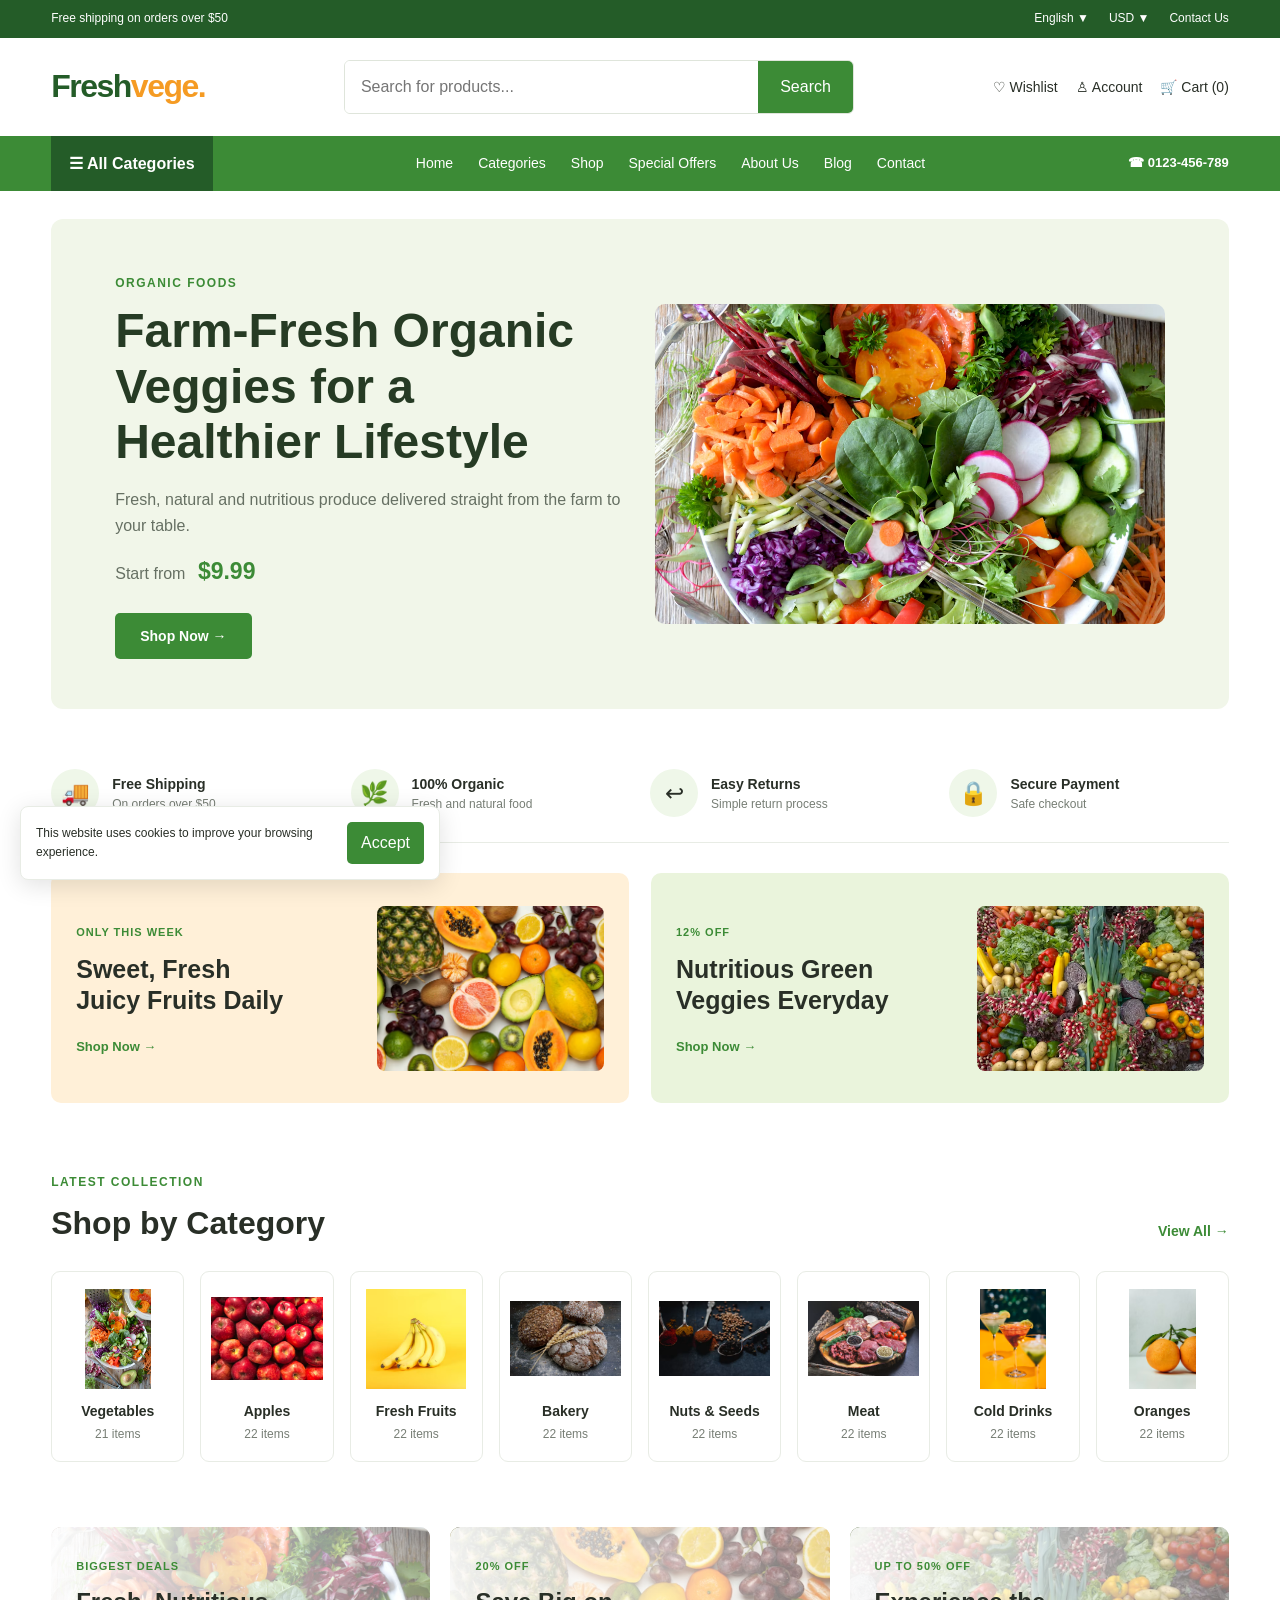
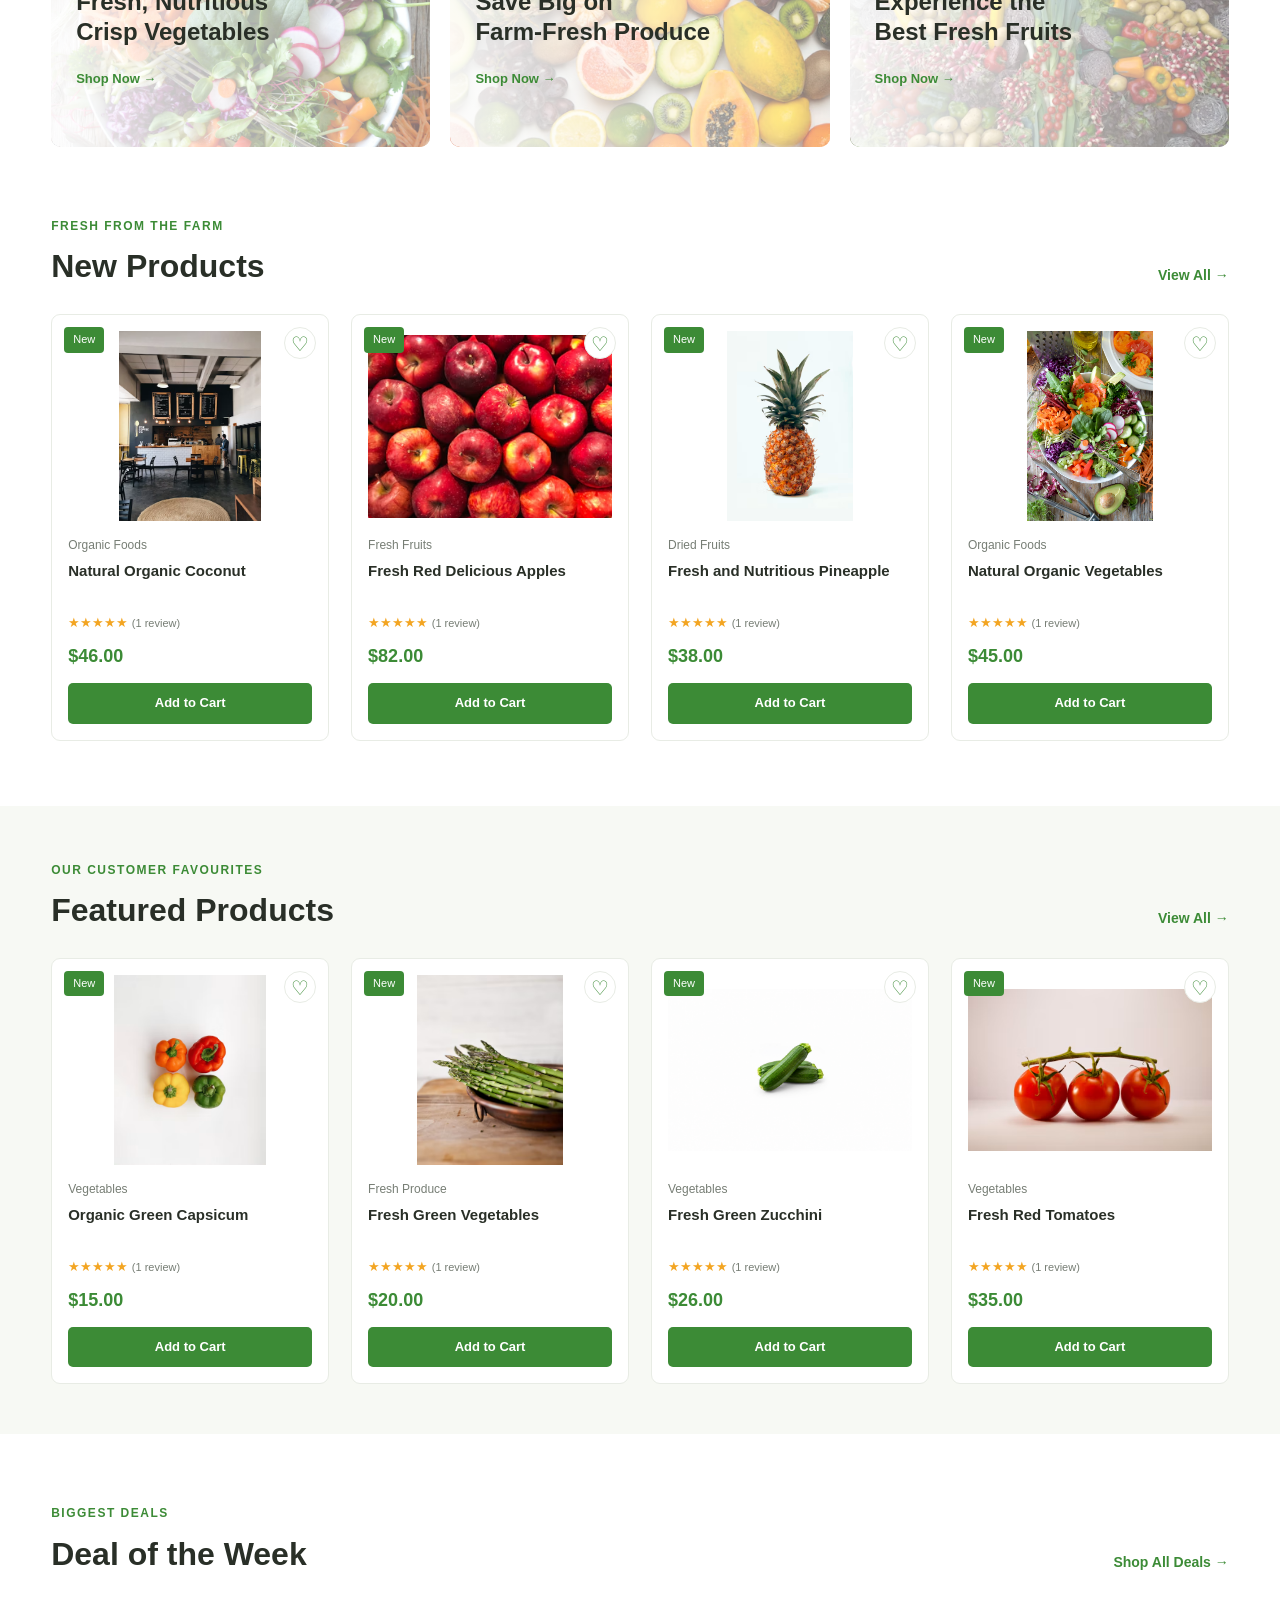
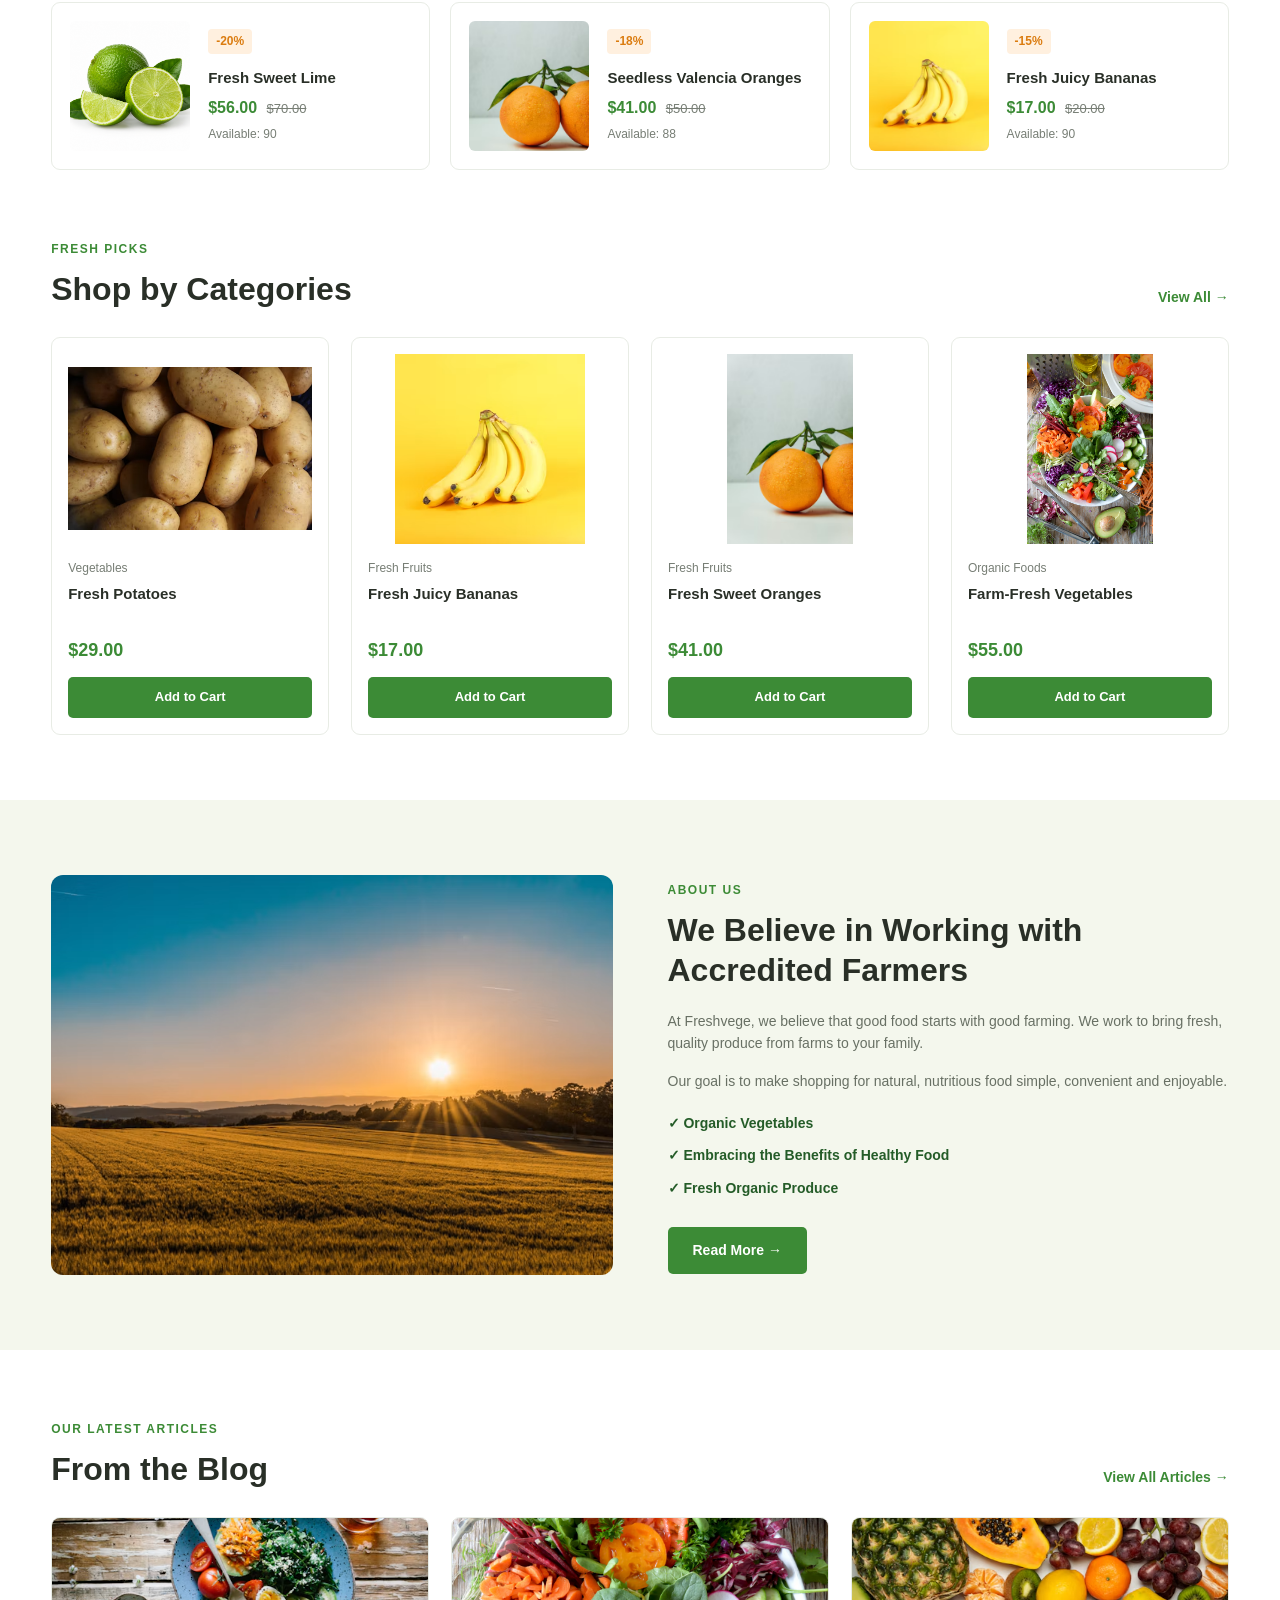
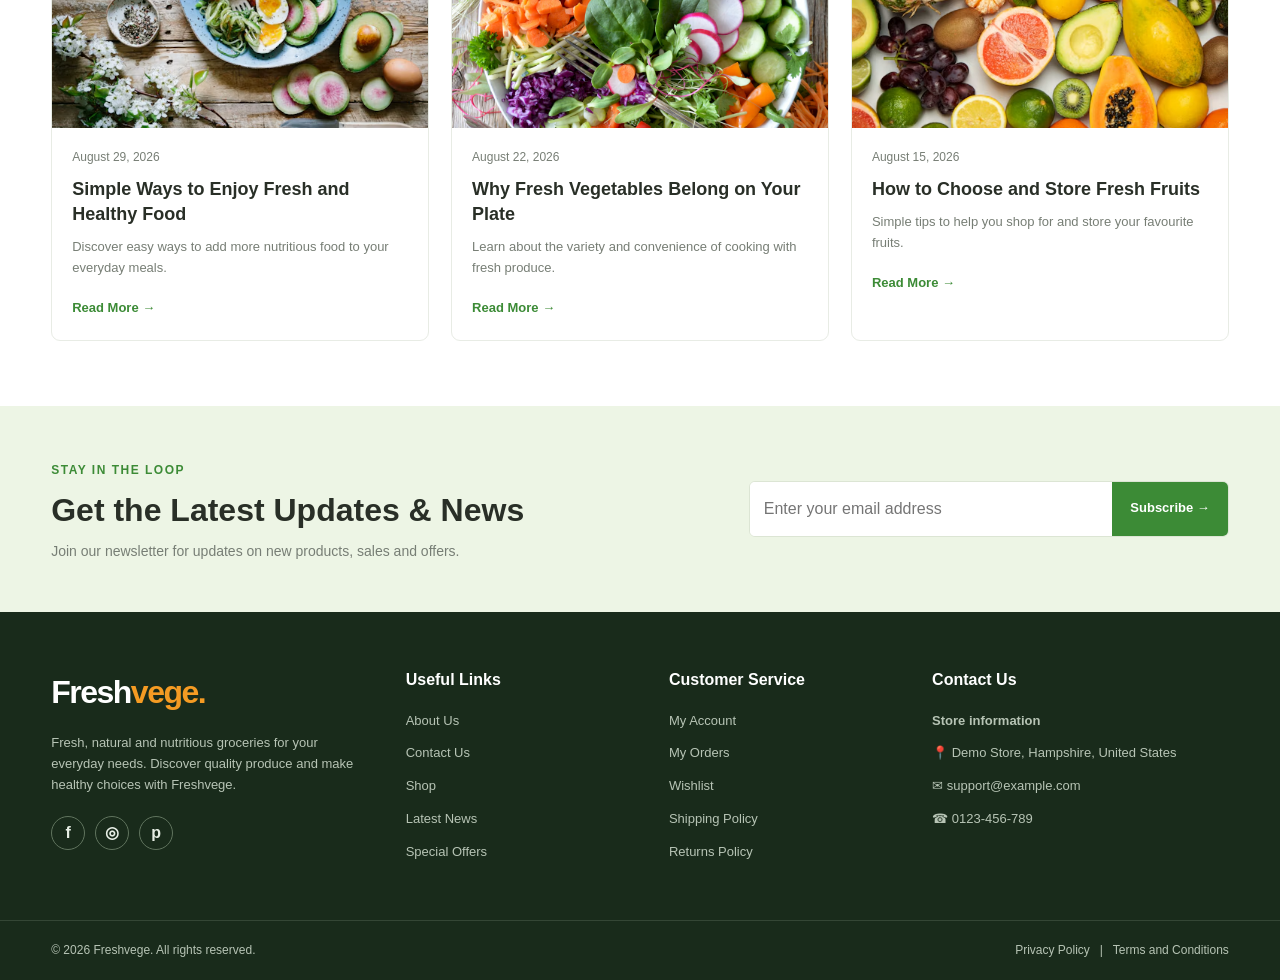
<file: index.html>
<!DOCTYPE html>
<html lang="en">
<head>
    <meta charset="UTF-8">
    <meta name="viewport" content="width=device-width, initial-scale=1.0">
    <title>Freshvege | Organic Food & Grocery Store</title>
    <link rel="stylesheet" href="style.css">
</head>
<body>

    <!-- TOP BAR -->
    <div class="top-bar">
        <p>Free shipping on orders over $50</p>
        <div>
            <a href="#">English ▼</a>
            <a href="#">USD ▼</a>
            <a href="#">Contact Us</a>
        </div>
    </div>

    <!-- HEADER -->
    <header class="header">
        <a href="#" class="logo">Fresh<span>vege.</span></a>

        <form class="search">
            <input type="search" placeholder="Search for products...">
            <button type="submit">Search</button>
        </form>

        <div class="header-actions">
            <a href="#">♡ <span>Wishlist</span></a>
            <a href="#">♙ <span>Account</span></a>
            <a href="#">🛒 <span>Cart (0)</span></a>
        </div>
    </header>

    <!-- NAVIGATION -->
    <nav class="navbar">
        <div class="category-menu">
            ☰ All Categories
        </div>
        <div class="nav-links">
            <a href="#">Home</a>
            <a href="/pretzels.html">Categories</a>
            <a href="#products">Shop</a>
            <a href="#deals">Special Offers</a>
            <a href="#about">About Us</a>
            <a href="#blog">Blog</a>
            <a href="#footer">Contact</a>
        </div>
        <p class="hotline">☎ 0123-456-789</p>
    </nav>

    <main>

        <!-- HERO BANNER -->
        <section class="hero container">
            <div class="hero-content">
                <span class="eyebrow">ORGANIC FOODS</span>
                <h1>Farm-Fresh Organic Veggies for a Healthier Lifestyle</h1>
                <p>Fresh, natural and nutritious produce delivered straight from the farm to your table.</p>
                <p class="starting-price">Start from <strong>$9.99</strong></p>
                <a href="#products" class="btn">Shop Now →</a>
            </div>
            <div class="hero-image">
                <img
                    src="image/vegg.avif"
                    alt="Fresh green vegetables in a bowl">
            </div>
        </section>

        <!-- SERVICE BENEFITS -->
        <section class="benefits container">
            <div class="benefit">
                <span class="benefit-icon">🚚</span>
                <div>
                    <h3>Free Shipping</h3>
                    <p>On orders over $50</p>
                </div>
            </div>
            <div class="benefit">
                <span class="benefit-icon">🌿</span>
                <div>
                    <h3>100% Organic</h3>
                    <p>Fresh and natural food</p>
                </div>
            </div>
            <div class="benefit">
                <span class="benefit-icon">↩</span>
                <div>
                    <h3>Easy Returns</h3>
                    <p>Simple return process</p>
                </div>
            </div>
            <div class="benefit">
                <span class="benefit-icon">🔒</span>
                <div>
                    <h3>Secure Payment</h3>
                    <p>Safe checkout</p>
                </div>
            </div>
        </section>

        <!-- PROMOTIONAL BANNERS -->
        <section class="promotions container">
            <div class="promo promo-fruit">
                <div>
                    <span>ONLY THIS WEEK</span>
                    <h2>Sweet, Fresh<br>Juicy Fruits Daily</h2>
                    <a href="#products">Shop Now →</a>
                </div>
                <img
                    src="image/vegg2.avif"
                    alt="Fresh colourful fruits">
            </div>

            <div class="promo promo-green">
                <div>
                    <span>12% OFF</span>
                    <h2>Nutritious Green Veggies Everyday</h2>
                    <a href="#products">Shop Now →</a>
                </div>
                <img
                    src="image/vegg3.avif"
                    alt="Fresh green vegetables">
            </div>
        </section>

        <!-- SHOP BY CATEGORY -->
        <section class="section container" id="categories">
            <div class="section-heading">
                <div>
                    <span class="eyebrow">LATEST COLLECTION</span>
                    <h2>Shop by Category</h2>
                </div>
                <a href="#products" class="view-all">View All →</a>
            </div>

            <div class="category-grid">
                <a href="#products" class="category-card">
                    <img src="image/vegg.avif" alt="Vegetables">
                    <h3>Vegetables</h3><p>21 items</p>
                </a>
                <a href="#products" class="category-card">
                    <img src="image/apple.avif" alt="Apples">
                    <h3>Apples</h3><p>22 items</p>
                </a>
                <a href="#products" class="category-card">
                    <img src="image/banana.avif" alt="Bananas">
                    <h3>Fresh Fruits</h3><p>22 items</p>
                </a>
                <a href="#products" class="category-card">
                    <img src="image/bread.avif" alt="Bakery products">
                    <h3>Bakery</h3><p>22 items</p>
                </a>
                <a href="#products" class="category-card">
                    <img src="image/spices.avif" alt="Nuts and seeds">
                    <h3>Nuts & Seeds</h3><p>22 items</p>
                </a>
                <a href="#products" class="category-card">
                    <img src="image/meat.avif" alt="Meat">
                    <h3>Meat</h3><p>22 items</p>
                </a>
                <a href="#products" class="category-card">
                    <img src="image/drinks.avif" alt="Cold drinks">
                    <h3>Cold Drinks</h3><p>22 items</p>
                </a>
                <a href="#products" class="category-card">
                    <img src="image/oranges.avif" alt="Oranges">
                    <h3>Oranges</h3><p>22 items</p>
                </a>
            </div>
        </section>

        <!-- DEAL BANNERS -->
        <section class="deal-banners container" id="deals">
            <div class="deal deal-one">
                <span>BIGGEST DEALS</span>
                <h2>Fresh, Nutritious<br>Crisp Vegetables</h2>
                <a href="#products">Shop Now →</a>
            </div>
            <div class="deal deal-two">
                <span>20% OFF</span>
                <h2>Save Big on<br>Farm-Fresh Produce</h2>
                <a href="#products">Shop Now →</a>
            </div>
            <div class="deal deal-three">
                <span>UP TO 50% OFF</span>
                <h2>Experience the<br>Best Fresh Fruits</h2>
                <a href="#products">Shop Now →</a>
            </div>
        </section>

        <!-- PRODUCT SECTIONS -->
        <section class="section container" id="products">
            <div class="section-heading">
                <div>
                    <span class="eyebrow">FRESH FROM THE FARM</span>
                    <h2>New Products</h2>
                </div>
                <a href="#" class="view-all">View All →</a>
            </div>

            <div class="product-grid">

                <article class="product-card">
                    <span class="tag">New</span>
                    <button class="wishlist" aria-label="Add coconut to wishlist">♡</button>
                    <img src="image/cafe.avif" alt="Fresh coconut">
                    <p class="product-category">Organic Foods</p>
                    <h3>Natural Organic Coconut</h3>
                    <div class="stars">★★★★★ <small>(1 review)</small></div>
                    <p class="price">$46.00</p>
                    <button class="cart-button" type="button">Add to Cart</button>
                </article>

                <article class="product-card">
                    <span class="tag">New</span>
                    <button class="wishlist" aria-label="Add apples to wishlist">♡</button>
                    <img src="image/apple.avif" alt="Red apples">
                    <p class="product-category">Fresh Fruits</p>
                    <h3>Fresh Red Delicious Apples</h3>
                    <div class="stars">★★★★★ <small>(1 review)</small></div>
                    <p class="price">$82.00</p>
                    <button class="cart-button" type="button">Add to Cart</button>
                </article>

                <article class="product-card">
                    <span class="tag">New</span>
                    <button class="wishlist" aria-label="Add pineapple to wishlist">♡</button>
                    <img src="image/pineapple.avif" alt="Fresh pineapple">
                    <p class="product-category">Dried Fruits</p>
                    <h3>Fresh and Nutritious Pineapple</h3>
                    <div class="stars">★★★★★ <small>(1 review)</small></div>
                    <p class="price">$38.00</p>
                    <button class="cart-button" type="button">Add to Cart</button>
                </article>

                <article class="product-card">
                    <span class="tag">New</span>
                    <button class="wishlist" aria-label="Add produce to wishlist">♡</button>
                    <img src="image/vegg.avif" alt="Organic green produce">
                    <p class="product-category">Organic Foods</p>
                    <h3>Natural Organic Vegetables</h3>
                    <div class="stars">★★★★★ <small>(1 review)</small></div>
                    <p class="price">$45.00</p>
                    <button class="cart-button" type="button">Add to Cart</button>
                </article>

            </div>
        </section>

        <!-- FEATURED PRODUCTS -->
        <section class="section featured-section">
            <div class="container">
                <div class="section-heading">
                    <div>
                        <span class="eyebrow">OUR CUSTOMER FAVOURITES</span>
                        <h2>Featured Products</h2>
                    </div>
                    <a href="#products" class="view-all">View All →</a>
                </div>

                <div class="product-grid">
                    <article class="product-card">
                        <span class="tag">New</span>
                        <button class="wishlist" aria-label="Add capsicum to wishlist">♡</button>
                        <img src="image/peppers.avif" alt="Green capsicum">
                        <p class="product-category">Vegetables</p>
                        <h3>Organic Green Capsicum</h3>
                        <div class="stars">★★★★★ <small>(1 review)</small></div>
                        <p class="price">$15.00</p>
                        <button class="cart-button" type="button">Add to Cart</button>
                    </article>

                    <article class="product-card">
                        <span class="tag">New</span>
                        <button class="wishlist" aria-label="Add asparagus to wishlist">♡</button>
                        <img src="image/greens.avif" alt="Fresh green vegetables">
                        <p class="product-category">Fresh Produce</p>
                        <h3>Fresh Green Vegetables</h3>
                        <div class="stars">★★★★★ <small>(1 review)</small></div>
                        <p class="price">$20.00</p>
                        <button class="cart-button" type="button">Add to Cart</button>
                    </article>

                    <article class="product-card">
                        <span class="tag">New</span>
                        <button class="wishlist" aria-label="Add zucchini to wishlist">♡</button>
                        <img src="image/zucchini.png" alt="Fresh green zucchini">
                        <p class="product-category">Vegetables</p>
                        <h3>Fresh Green Zucchini</h3>
                        <div class="stars">★★★★★ <small>(1 review)</small></div>
                        <p class="price">$26.00</p>
                        <button class="cart-button" type="button">Add to Cart</button>
                    </article>

                    <article class="product-card">
                        <span class="tag">New</span>
                        <button class="wishlist" aria-label="Add tomatoes to wishlist">♡</button>
                        <img src="image/tomatoes.avif" alt="Fresh red tomatoes">
                        <p class="product-category">Vegetables</p>
                        <h3>Fresh Red Tomatoes</h3>
                        <div class="stars">★★★★★ <small>(1 review)</small></div>
                        <p class="price">$35.00</p>
                        <button class="cart-button" type="button">Add to Cart</button>
                    </article>
                </div>
            </div>
        </section>

        <!-- DEAL OF THE WEEK -->
        <section class="section container">
            <div class="section-heading">
                <div>
                    <span class="eyebrow">BIGGEST DEALS</span>
                    <h2>Deal of the Week</h2>
                </div>
                <a href="#products" class="view-all">Shop All Deals →</a>
            </div>

            <div class="weekly-deals">
                <article class="weekly-card">
                    <img src="image/lime.png" alt="Fresh citrus fruits">
                    <div>
                        <span class="discount">-20%</span>
                        <h3>Fresh Sweet Lime</h3>
                        <p class="price">$56.00 <del>$70.00</del></p>
                        <p class="stock">Available: 90</p>
                    </div>
                </article>
                <article class="weekly-card">
                    <img src="image/oranges.avif" alt="Fresh oranges">
                    <div>
                        <span class="discount">-18%</span>
                        <h3>Seedless Valencia Oranges</h3>
                        <p class="price">$41.00 <del>$50.00</del></p>
                        <p class="stock">Available: 88</p>
                    </div>
                </article>
                <article class="weekly-card">
                    <img src="image/banana.avif" alt="Fresh bananas">
                    <div>
                        <span class="discount">-15%</span>
                        <h3>Fresh Juicy Bananas</h3>
                        <p class="price">$17.00 <del>$20.00</del></p>
                        <p class="stock">Available: 90</p>
                    </div>
                </article>
            </div>
        </section>

        <!-- MORE PRODUCTS -->
        <section class="section container">
            <div class="section-heading">
                <div>
                    <span class="eyebrow">FRESH PICKS</span>
                    <h2>Shop by Categories</h2>
                </div>
                <a href="#products" class="view-all">View All →</a>
            </div>

            <div class="product-grid">
                <article class="product-card">
                    <img src="image/potatoes.avif" alt="Fresh potatoes">
                    <p class="product-category">Vegetables</p>
                    <h3>Fresh Potatoes</h3>
                    <p class="price">$29.00</p>
                    <button class="cart-button" type="button">Add to Cart</button>
                </article>
                <article class="product-card">
                    <img src="image/banana.avif" alt="Fresh bananas">
                    <p class="product-category">Fresh Fruits</p>
                    <h3>Fresh Juicy Bananas</h3>
                    <p class="price">$17.00</p>
                    <button class="cart-button" type="button">Add to Cart</button>
                </article>
                <article class="product-card">
                    <img src="image/oranges.avif" alt="Fresh oranges">
                    <p class="product-category">Fresh Fruits</p>
                    <h3>Fresh Sweet Oranges</h3>
                    <p class="price">$41.00</p>
                    <button class="cart-button" type="button">Add to Cart</button>
                </article>
                <article class="product-card">
                    <img src="image/vegg.avif" alt="Fresh vegetables">
                    <p class="product-category">Organic Foods</p>
                    <h3>Farm-Fresh Vegetables</h3>
                    <p class="price">$55.00</p>
                    <button class="cart-button" type="button">Add to Cart</button>
                </article>
            </div>
        </section>

        <!-- ABOUT US -->
        <section class="about-section" id="about">
            <div class="container about-content">
                <div class="about-image">
                    <img src="image/land.avif" alt="Green farmland">
                </div>
                <div class="about-text">
                    <span class="eyebrow">ABOUT US</span>
                    <h2>We Believe in Working with Accredited Farmers</h2>
                    <p>At Freshvege, we believe that good food starts with good farming. We work to bring fresh, quality produce from farms to your family.</p>
                    <p>Our goal is to make shopping for natural, nutritious food simple, convenient and enjoyable.</p>
                    <ul>
                        <li>✓ Organic Vegetables</li>
                        <li>✓ Embracing the Benefits of Healthy Food</li>
                        <li>✓ Fresh Organic Produce</li>
                    </ul>
                    <a href="#" class="btn">Read More →</a>
                </div>
            </div>
        </section>

        <!-- BLOG -->
        <section class="section container" id="blog">
            <div class="section-heading">
                <div>
                    <span class="eyebrow">OUR LATEST ARTICLES</span>
                    <h2>From the Blog</h2>
                </div>
                <a href="#" class="view-all">View All Articles →</a>
            </div>

            <div class="blog-grid">
                <article class="blog-card">
                    <img src="image/salad.avif" alt="Healthy food">
                    <div class="blog-content">
                        <p class="blog-date">August 29, 2026</p>
                        <h3>Simple Ways to Enjoy Fresh and Healthy Food</h3>
                        <p>Discover easy ways to add more nutritious food to your everyday meals.</p>
                        <a href="#">Read More →</a>
                    </div>
                </article>

                <article class="blog-card">
                    <img src="image/vegg.avif" alt="Fresh green vegetables">
                    <div class="blog-content">
                        <p class="blog-date">August 22, 2026</p>
                        <h3>Why Fresh Vegetables Belong on Your Plate</h3>
                        <p>Learn about the variety and convenience of cooking with fresh produce.</p>
                        <a href="#">Read More →</a>
                    </div>
                </article>

                <article class="blog-card">
                    <img src="image/vegg2.avif" alt="A selection of fruit">
                    <div class="blog-content">
                        <p class="blog-date">August 15, 2026</p>
                        <h3>How to Choose and Store Fresh Fruits</h3>
                        <p>Simple tips to help you shop for and store your favourite fruits.</p>
                        <a href="#">Read More →</a>
                    </div>
                </article>
            </div>
        </section>

        <!-- NEWSLETTER -->
        <section class="newsletter">
            <div class="container newsletter-content">
                <div>
                    <span class="eyebrow">STAY IN THE LOOP</span>
                    <h2>Get the Latest Updates & News</h2>
                    <p>Join our newsletter for updates on new products, sales and offers.</p>
                </div>
                <form class="newsletter-form">
                    <input type="email" placeholder="Enter your email address" required>
                    <button type="submit">Subscribe →</button>
                </form>
            </div>
        </section>

    </main>

    <!-- FOOTER -->
    <footer class="footer" id="footer">
        <div class="container footer-grid">
            <div class="footer-about">
                <a href="#" class="logo">Fresh<span>vege.</span></a>
                <p>Fresh, natural and nutritious groceries for your everyday needs. Discover quality produce and make healthy choices with Freshvege.</p>
                <div class="social-links">
                    <a href="#" aria-label="Facebook">f</a>
                    <a href="#" aria-label="Instagram">◎</a>
                    <a href="#" aria-label="Pinterest">p</a>
                </div>
            </div>

            <div>
                <h3>Useful Links</h3>
                <a href="#">About Us</a>
                <a href="#">Contact Us</a>
                <a href="#">Shop</a>
                <a href="#">Latest News</a>
                <a href="#">Special Offers</a>
            </div>

            <div>
                <h3>Customer Service</h3>
                <a href="#">My Account</a>
                <a href="#">My Orders</a>
                <a href="#">Wishlist</a>
                <a href="#">Shipping Policy</a>
                <a href="#">Returns Policy</a>
            </div>

            <div class="contact-info">
                <h3>Contact Us</h3>
                <p><strong>Store information</strong></p>
                <p>📍 Demo Store, Hampshire, United States</p>
                <p>✉ support@example.com</p>
                <p>☎ 0123-456-789</p>
            </div>
        </div>

        <div class="footer-bottom">
            <p>© 2026 Freshvege. All rights reserved.</p>
            <p>Privacy Policy &nbsp; | &nbsp; Terms and Conditions</p>
        </div>
    </footer>

    <!-- COOKIE NOTICE -->
    <div class="cookie-notice">
        <p>This website uses cookies to improve your browsing experience.</p>
        <button type="button" onclick="this.parentElement.remove()">Accept</button>
    </div>

</body>
</html>
</file>
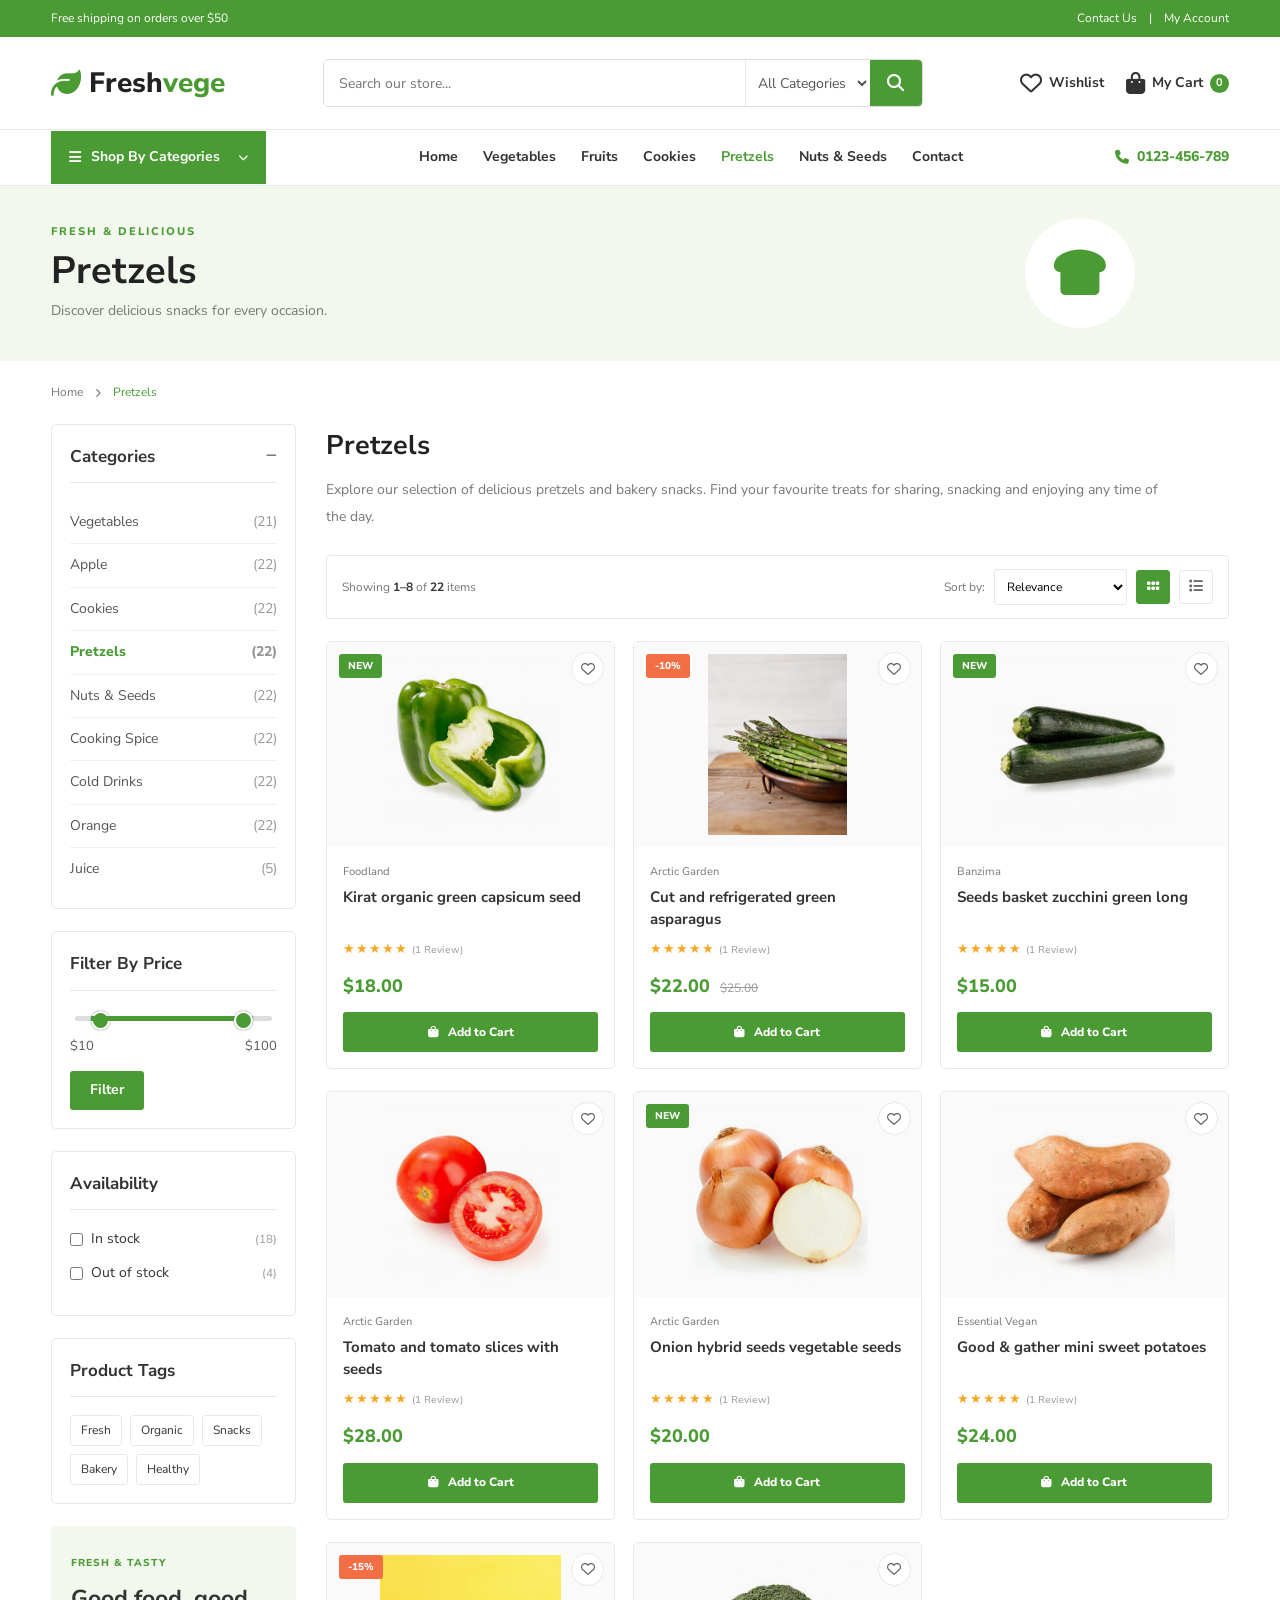
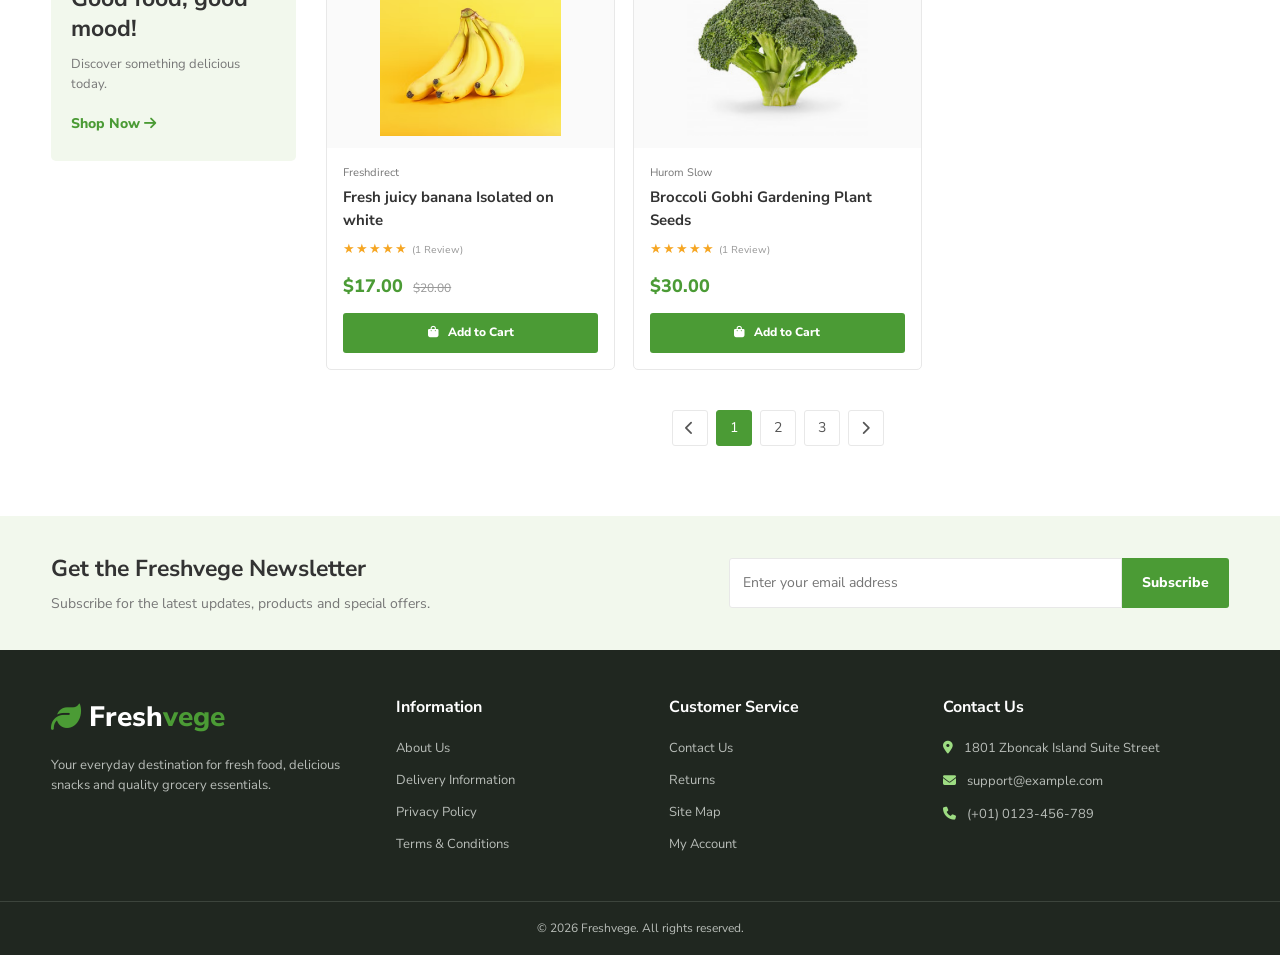
<file: pretzels.html>
<!DOCTYPE html>
<html lang="en">
<head>
    <meta charset="UTF-8">
    <meta name="viewport" content="width=device-width, initial-scale=1.0">
    <title>Pretzels | Freshvege</title>
    <link rel="stylesheet" href="pretzels.css">
    <link rel="preconnect" href="https://fonts.googleapis.com">
    <link rel="preconnect" href="https://fonts.gstatic.com" crossorigin>
    <link href="https://fonts.googleapis.com/css2?family=Nunito+Sans:wght@400;500;600;700;800&display=swap" rel="stylesheet">
    <link rel="stylesheet" href="https://cdnjs.cloudflare.com/ajax/libs/font-awesome/6.5.2/css/all.min.css">
</head>
<body>

    <!-- Top announcement bar -->
    <div class="top-bar">
        <div class="container top-bar-content">
            <p>Free shipping on orders over $50</p>
            <div>
                <a href="#">Contact Us</a>
                <span>|</span>
                <a href="#">My Account</a>
            </div>
        </div>
    </div>

    <!-- Header -->
    <header class="main-header">
        <div class="container header-content">

            <a href="#" class="logo">
                <i class="fa-solid fa-leaf"></i>
                <span>Fresh<span class="logo-green">vege</span></span>
            </a>

            <form class="search-box">
                <input type="search" placeholder="Search our store..." aria-label="Search products">
                <select aria-label="Search category">
                    <option>All Categories</option>
                    <option>Pretzels</option>
                    <option>Vegetables</option>
                    <option>Fruits</option>
                    <option>Cookies</option>
                </select>
                <button type="submit" aria-label="Search">
                    <i class="fa-solid fa-magnifying-glass"></i>
                </button>
            </form>

            <div class="header-actions">
                <a href="#" aria-label="Wishlist">
                    <i class="fa-regular fa-heart"></i>
                    <span>Wishlist</span>
                </a>
                <a href="#" aria-label="Shopping cart">
                    <i class="fa-solid fa-bag-shopping"></i>
                    <span>My Cart</span>
                    <b class="cart-count">0</b>
                </a>
            </div>

        </div>
    </header>

    <!-- Navigation -->
    <nav class="navbar">
        <div class="container nav-content">
            <a href="#" class="category-menu">
                <i class="fa-solid fa-bars"></i>
                Shop By Categories
                <i class="fa-solid fa-chevron-down"></i>
            </a>

            <div class="nav-links">
                <a href="#">Home</a>
                <a href="#">Vegetables</a>
                <a href="#">Fruits</a>
                <a href="#">Cookies</a>
                <a href="#" class="active">Pretzels</a>
                <a href="#">Nuts &amp; Seeds</a>
                <a href="#">Contact</a>
            </div>

            <div class="nav-phone">
                <i class="fa-solid fa-phone"></i>
                <span>0123-456-789</span>
            </div>
        </div>
    </nav>

    <!-- Page banner -->
    <section class="page-banner">
        <div class="container banner-content">
            <div>
                <p class="banner-label">FRESH &amp; DELICIOUS</p>
                <h1>Pretzels</h1>
                <p>Discover delicious snacks for every occasion.</p>
            </div>
            <div class="banner-icon">
                <i class="fa-solid fa-bread-slice"></i>
            </div>
        </div>
    </section>

    <!-- Breadcrumb -->
    <div class="container breadcrumb">
        <a href="#">Home</a>
        <i class="fa-solid fa-chevron-right"></i>
        <span>Pretzels</span>
    </div>

    <!-- Main category content -->
    <main class="container shop-layout">

        <!-- Sidebar -->
        <aside class="sidebar">

            <section class="sidebar-section">
                <h3>Categories <i class="fa-solid fa-minus"></i></h3>
                <ul class="category-list">
                    <li><a href="#">Vegetables <span>(21)</span></a></li>
                    <li><a href="#">Apple <span>(22)</span></a></li>
                    <li><a href="#">Cookies <span>(22)</span></a></li>
                    <li><a href="#" class="selected">Pretzels <span>(22)</span></a></li>
                    <li><a href="#">Nuts &amp; Seeds <span>(22)</span></a></li>
                    <li><a href="#">Cooking Spice <span>(22)</span></a></li>
                    <li><a href="#">Cold Drinks <span>(22)</span></a></li>
                    <li><a href="#">Orange <span>(22)</span></a></li>
                    <li><a href="#">Juice <span>(5)</span></a></li>
                </ul>
            </section>

            <section class="sidebar-section">
                <h3>Filter By Price</h3>
                <div class="price-track">
                    <span></span>
                </div>
                <div class="price-values">
                    <span>$10</span>
                    <span>$100</span>
                </div>
                <button class="filter-button" type="button">Filter</button>
            </section>

            <section class="sidebar-section">
                <h3>Availability</h3>
                <label class="filter-option">
                    <input type="checkbox">
                    <span>In stock</span>
                    <small>(18)</small>
                </label>
                <label class="filter-option">
                    <input type="checkbox">
                    <span>Out of stock</span>
                    <small>(4)</small>
                </label>
            </section>

            <section class="sidebar-section">
                <h3>Product Tags</h3>
                <div class="tag-list">
                    <a href="#">Fresh</a>
                    <a href="#">Organic</a>
                    <a href="#">Snacks</a>
                    <a href="#">Bakery</a>
                    <a href="#">Healthy</a>
                </div>
            </section>

            <div class="sidebar-promo">
                <span>FRESH &amp; TASTY</span>
                <h3>Good food, good mood!</h3>
                <p>Discover something delicious today.</p>
                <a href="#">Shop Now <i class="fa-solid fa-arrow-right"></i></a>
            </div>

        </aside>

        <!-- Products area -->
        <section class="products-area">

            <div class="category-intro">
                <h2>Pretzels</h2>
                <p>
                    Explore our selection of delicious pretzels and bakery snacks.
                    Find your favourite treats for sharing, snacking and enjoying
                    any time of the day.
                </p>
            </div>

            <div class="shop-toolbar">
                <p>Showing <strong>1–8</strong> of <strong>22</strong> items</p>

                <div class="toolbar-controls">
                    <label for="sort-products">Sort by:</label>
                    <select id="sort-products">
                        <option>Relevance</option>
                        <option>Price: low to high</option>
                        <option>Price: high to low</option>
                        <option>Product name</option>
                    </select>

                    <button type="button" class="view-button active" aria-label="Grid view">
                        <i class="fa-solid fa-grip"></i>
                    </button>
                    <button type="button" class="view-button" aria-label="List view">
                        <i class="fa-solid fa-list"></i>
                    </button>
                </div>
            </div>

            <div class="product-grid">

                <!-- Product 1 -->
                <article class="product-card">
                    <span class="product-badge">New</span>
                    <button class="wishlist-button" type="button" aria-label="Add pretzel to wishlist">
                        <i class="fa-regular fa-heart"></i>
                    </button>
                    <a class="product-image" href="#">
                        <img src="image/pepper2.jpg" alt="Freshly baked bakery bread" loading="lazy">
                    </a>
                    <div class="product-info">
                        <p class="product-category">Foodland</p>
                        <h3><a href="#">Kirat organic green capsicum seed</a></h3>
                        <div class="rating">★★★★★ <span>(1 Review)</span></div>
                        <p class="price">$18.00</p>
                        <button class="add-cart" type="button">
                            <i class="fa-solid fa-bag-shopping"></i> Add to Cart
                        </button>
                    </div>
                </article>

                <!-- Product 2 -->
                <article class="product-card">
                    <span class="product-badge sale">-10%</span>
                    <button class="wishlist-button" type="button" aria-label="Add snack to wishlist">
                        <i class="fa-regular fa-heart"></i>
                    </button>
                    <a class="product-image" href="#">
                        <img src="image/greens.avif" alt="Fresh bakery pastries" loading="lazy">
                    </a>
                    <div class="product-info">
                        <p class="product-category">Arctic Garden</p>
                        <h3><a href="#">Cut and refrigerated green asparagus</a></h3>
                        <div class="rating">★★★★★ <span>(1 Review)</span></div>
                        <p class="price">$22.00 <del>$25.00</del></p>
                        <button class="add-cart" type="button">
                            <i class="fa-solid fa-bag-shopping"></i> Add to Cart
                        </button>
                    </div>
                </article>

                <!-- Product 3 -->
                <article class="product-card">
                    <span class="product-badge">New</span>
                    <button class="wishlist-button" type="button" aria-label="Add snack to wishlist">
                        <i class="fa-regular fa-heart"></i>
                    </button>
                    <a class="product-image" href="#">
                        <img src="image/zucchini2.jpg" alt="Freshly baked snack" loading="lazy">
                    </a>
                    <div class="product-info">
                        <p class="product-category">Banzima</p>
                        <h3><a href="#">Seeds basket zucchini green long</a></h3>
                        <div class="rating">★★★★★ <span>(1 Review)</span></div>
                        <p class="price">$15.00</p>
                        <button class="add-cart" type="button">
                            <i class="fa-solid fa-bag-shopping"></i> Add to Cart
                        </button>
                    </div>
                </article>

                <!-- Product 4 -->
                <article class="product-card">
                    <button class="wishlist-button" type="button" aria-label="Add snack to wishlist">
                        <i class="fa-regular fa-heart"></i>
                    </button>
                    <a class="product-image" href="#">
                        <img src="image/tomatoes2.jpg" alt="Fresh baked bread rolls" loading="lazy">
                    </a>
                    <div class="product-info">
                        <p class="product-category">Arctic Garden</p>
                        <h3><a href="#">Tomato and tomato slices with seeds</a></h3>
                        <div class="rating">★★★★★ <span>(1 Review)</span></div>
                        <p class="price">$28.00</p>
                        <button class="add-cart" type="button">
                            <i class="fa-solid fa-bag-shopping"></i> Add to Cart
                        </button>
                    </div>
                </article>

                <!-- Product 5 -->
                <article class="product-card">
                    <span class="product-badge">New</span>
                    <button class="wishlist-button" type="button" aria-label="Add snack to wishlist">
                        <i class="fa-regular fa-heart"></i>
                    </button>
                    <a class="product-image" href="#">
                        <img src="image/onions.jpg" alt="Fresh golden baked bread" loading="lazy">
                    </a>
                    <div class="product-info">
                        <p class="product-category">Arctic Garden</p>
                        <h3><a href="#">Onion hybrid seeds vegetable seeds</a></h3>
                        <div class="rating">★★★★★ <span>(1 Review)</span></div>
                        <p class="price">$20.00</p>
                        <button class="add-cart" type="button">
                            <i class="fa-solid fa-bag-shopping"></i> Add to Cart
                        </button>
                    </div>
                </article>

                <!-- Product 6 -->
                <article class="product-card">
                    <button class="wishlist-button" type="button" aria-label="Add snack to wishlist">
                        <i class="fa-regular fa-heart"></i>
                    </button>
                    <a class="product-image" href="#">
                        <img src="image/potatoes2.jpg" alt="Fresh bakery snack" loading="lazy">
                    </a>
                    <div class="product-info">
                        <p class="product-category">Essential Vegan</p>
                        <h3><a href="#">Good & gather mini sweet potatoes</a></h3>
                        <div class="rating">★★★★★ <span>(1 Review)</span></div>
                        <p class="price">$24.00</p>
                        <button class="add-cart" type="button">
                            <i class="fa-solid fa-bag-shopping"></i> Add to Cart
                        </button>
                    </div>
                </article>

                <!-- Product 7 -->
                <article class="product-card">
                    <span class="product-badge sale">-15%</span>
                    <button class="wishlist-button" type="button" aria-label="Add snack to wishlist">
                        <i class="fa-regular fa-heart"></i>
                    </button>
                    <a class="product-image" href="#">
                        <img src="image/banana.avif" alt="Bakery bread snack" loading="lazy">
                    </a>
                    <div class="product-info">
                        <p class="product-category">Freshdirect</p>
                        <h3><a href="#">Fresh juicy banana Isolated on white</a></h3>
                        <div class="rating">★★★★★ <span>(1 Review)</span></div>
                        <p class="price">$17.00 <del>$20.00</del></p>
                        <button class="add-cart" type="button">
                            <i class="fa-solid fa-bag-shopping"></i> Add to Cart
                        </button>
                    </div>
                </article>

                <!-- Product 8 -->
                <article class="product-card">
                    <button class="wishlist-button" type="button" aria-label="Add snack to wishlist">
                        <i class="fa-regular fa-heart"></i>
                    </button>
                    <a class="product-image" href="#">
                        <img src="image/broccoli.jpg" alt="Assorted baked treats" loading="lazy">
                    </a>
                    <div class="product-info">
                        <p class="product-category">Hurom Slow</p>
                        <h3><a href="#">Broccoli Gobhi Gardening Plant Seeds</a></h3>
                        <div class="rating">★★★★★ <span>(1 Review)</span></div>
                        <p class="price">$30.00</p>
                        <button class="add-cart" type="button">
                            <i class="fa-solid fa-bag-shopping"></i> Add to Cart
                        </button>
                    </div>
                </article>

            </div>

            <!-- Pagination -->
            <div class="pagination">
                <button type="button" class="page-arrow" aria-label="Previous page">
                    <i class="fa-solid fa-chevron-left"></i>
                </button>
                <a href="#" class="current-page">1</a>
                <a href="#">2</a>
                <a href="#">3</a>
                <button type="button" class="page-arrow" aria-label="Next page">
                    <i class="fa-solid fa-chevron-right"></i>
                </button>
            </div>

        </section>
    </main>

    <!-- Newsletter -->
    <section class="newsletter">
        <div class="container newsletter-content">
            <div>
                <h2>Get the Freshvege Newsletter</h2>
                <p>Subscribe for the latest updates, products and special offers.</p>
            </div>
            <form class="newsletter-form">
                <input type="email" placeholder="Enter your email address" aria-label="Email address" required>
                <button type="submit">Subscribe</button>
            </form>
        </div>
    </section>

    <!-- Footer -->
    <footer class="footer">
        <div class="container footer-grid">
            <div class="footer-about">
                <a href="#" class="logo footer-logo">
                    <i class="fa-solid fa-leaf"></i>
                    <span>Fresh<span class="logo-green">vege</span></span>
                </a>
                <p>Your everyday destination for fresh food, delicious snacks and quality grocery essentials.</p>
            </div>

            <div>
                <h3>Information</h3>
                <a href="#">About Us</a>
                <a href="#">Delivery Information</a>
                <a href="#">Privacy Policy</a>
                <a href="#">Terms &amp; Conditions</a>
            </div>

            <div>
                <h3>Customer Service</h3>
                <a href="#">Contact Us</a>
                <a href="#">Returns</a>
                <a href="#">Site Map</a>
                <a href="#">My Account</a>
            </div>

            <div>
                <h3>Contact Us</h3>
                <p><i class="fa-solid fa-location-dot"></i> 1801 Zboncak Island Suite Street</p>
                <p><i class="fa-solid fa-envelope"></i> support@example.com</p>
                <p><i class="fa-solid fa-phone"></i> (+01) 0123-456-789</p>
            </div>
        </div>

        <div class="copyright">
            <p>© 2026 Freshvege. All rights reserved.</p>
        </div>
    </footer>

</body>
</html>
</file>
<file: style.css>
* {
    margin: 0;
    padding: 0;
    box-sizing: border-box;
}

html {
    scroll-behavior: smooth;
    scroll-padding-top: 20px;
}

body {
    font-family: Arial, Helvetica, sans-serif;
    color: #292f27;
    background-color: #ffffff;
    line-height: 1.6;
}

a {
    text-decoration: none;
    color: inherit;
}

button,
input {
    font: inherit;
}

button {
    cursor: pointer;
}

img {
    display: block;
    max-width: 100%;
}

.container {
    width: min(1200px, 92%);
    margin: 0 auto;
}

section {
    scroll-margin-top: 20px;
}

:root {
    --green: #3c8b36;
    --dark-green: #245c28;
    --light-green: #eff7e9;
    --orange: #f59b23;
    --text: #292f27;
    --muted: #777e75;
    --border: #e8ece5;
}


/* =========================
   2. TOP BAR
========================= */

.top-bar {
    min-height: 38px;
    padding: 7px 4%;
    background: var(--dark-green);
    color: white;
    display: flex;
    justify-content: space-between;
    align-items: center;
    gap: 15px;
    font-size: 12px;
}

.top-bar div {
    display: flex;
    align-items: center;
    gap: 20px;
}

.top-bar a:hover {
    color: #c9efad;
}


/* =========================
   3. HEADER
========================= */

.header {
    width: min(1200px, 92%);
    margin: auto;
    padding: 22px 0;
    display: flex;
    align-items: center;
    justify-content: space-between;
    gap: 25px;
}

.logo {
    flex-shrink: 0;
    font-size: 32px;
    font-weight: 800;
    letter-spacing: -1.5px;
    color: var(--dark-green);
}

.logo span {
    color: var(--orange);
}

.search {
    flex: 1;
    max-width: 510px;
    display: flex;
    border: 1px solid #dfe5db;
    border-radius: 6px;
    overflow: hidden;
}

.search input {
    width: 100%;
    min-width: 0;
    padding: 13px 16px;
    border: none;
    outline: none;
}

.search button {
    padding: 0 22px;
    border: none;
    background: var(--green);
    color: white;
}

.search button:hover,
.cart-button:hover {
    background: var(--dark-green);
}

.header-actions {
    display: flex;
    align-items: center;
    gap: 18px;
    font-size: 14px;
    white-space: nowrap;
}

.header-actions a:hover {
    color: var(--green);
}


/* =========================
   4. NAVIGATION
========================= */

.navbar {
    min-height: 54px;
    padding: 0 max(4%, calc((100% - 1200px) / 2));
    background: var(--green);
    color: white;
    display: flex;
    align-items: center;
    justify-content: space-between;
    gap: 22px;
}

.category-menu {
    padding: 15px 18px;
    background: var(--dark-green);
    font-weight: bold;
    white-space: nowrap;
}

.nav-links {
    display: flex;
    align-items: center;
    gap: 25px;
    font-size: 14px;
}

.nav-links a,
.hotline {
    white-space: nowrap;
}

.nav-links a:hover {
    color: #e4f8c9;
}

.hotline {
    font-size: 13px;
    font-weight: bold;
}


/* =========================
   5. HERO SECTION
========================= */

.hero {
    margin-top: 28px;
    margin-bottom: 35px;
    min-height: 390px;
    padding: 35px 5%;
    border-radius: 12px;
    background: #f1f6e9;
    display: grid;
    grid-template-columns: 1fr 1fr;
    align-items: center;
    gap: 30px;
    overflow: hidden;
}

.hero-content {
    max-width: 520px;
    padding: 15px 0;
}

.eyebrow {
    display: inline-block;
    color: var(--green);
    font-size: 12px;
    font-weight: 800;
    letter-spacing: 1.5px;
    margin-bottom: 10px;
}

.hero h1 {
    max-width: 520px;
    font-size: clamp(32px, 4vw, 48px);
    line-height: 1.15;
    margin-bottom: 18px;
    color: #263b24;
}

.hero-content > p {
    color: #667063;
    margin-bottom: 15px;
}

.starting-price strong {
    color: var(--green);
    font-size: 23px;
    margin-left: 8px;
}

.btn {
    display: inline-block;
    padding: 12px 25px;
    margin-top: 8px;
    background: var(--green);
    color: white;
    border-radius: 5px;
    font-size: 14px;
    font-weight: bold;
    transition: background 0.2s, transform 0.2s;
}

.btn:hover {
    background: var(--dark-green);
    transform: translateY(-2px);
}

.hero-image {
    height: 320px;
}

.hero-image img {
    width: 100%;
    height: 100%;
    object-fit: cover;
    border-radius: 10px;
}


/* =========================
   6. SERVICE BENEFITS
========================= */

.benefits {
    display: grid;
    grid-template-columns: repeat(4, 1fr);
    gap: 20px;
    padding: 25px 0;
    margin-bottom: 30px;
    border-bottom: 1px solid var(--border);
}

.benefit {
    display: flex;
    align-items: center;
    gap: 13px;
}

.benefit-icon {
    width: 48px;
    height: 48px;
    flex-shrink: 0;
    display: grid;
    place-items: center;
    border-radius: 50%;
    background: var(--light-green);
    font-size: 23px;
}

.benefit h3 {
    font-size: 14px;
}

.benefit p {
    font-size: 12px;
    color: var(--muted);
}


/* =========================
   7. PROMOTIONAL BANNERS
========================= */

.promotions {
    display: grid;
    grid-template-columns: 1fr 1fr;
    gap: 22px;
    margin-bottom: 65px;
}

.promo {
    min-height: 230px;
    padding: 25px;
    border-radius: 10px;
    display: flex;
    align-items: center;
    justify-content: space-between;
    gap: 12px;
    overflow: hidden;
}

.promo-fruit {
    background: #fff0d8;
}

.promo-green {
    background: #eaf4dc;
}

.promo span,
.deal span {
    display: inline-block;
    color: var(--green);
    font-size: 11px;
    font-weight: bold;
    letter-spacing: 1px;
    margin-bottom: 12px;
}

.promo h2 {
    max-width: 220px;
    font-size: 25px;
    line-height: 1.25;
    margin-bottom: 17px;
}

.promo a,
.deal a {
    color: var(--green);
    font-weight: bold;
    font-size: 13px;
}

.promo img {
    width: 43%;
    height: 165px;
    object-fit: cover;
    border-radius: 8px;
}


/* =========================
   8. SECTION HEADINGS
========================= */

.section {
    margin-top: 65px;
    margin-bottom: 65px;
}

.section-heading {
    display: flex;
    justify-content: space-between;
    align-items: end;
    gap: 20px;
    margin-bottom: 28px;
}

.section-heading h2,
.about-text h2,
.newsletter h2 {
    font-size: clamp(25px, 3vw, 32px);
    line-height: 1.25;
    color: var(--text);
}

.view-all {
    color: var(--green);
    font-size: 14px;
    font-weight: bold;
    white-space: nowrap;
}

.view-all:hover,
.promo a:hover,
.deal a:hover {
    color: var(--orange);
}


/* =========================
   9. CATEGORY CARDS
========================= */

.category-grid {
    display: grid;
    grid-template-columns: repeat(8, minmax(0, 1fr));
    gap: 16px;
}

.category-card {
    padding: 17px 10px;
    border: 1px solid var(--border);
    border-radius: 9px;
    text-align: center;
    transition: border-color 0.2s, transform 0.2s;
}

.category-card:hover {
    border-color: var(--green);
    transform: translateY(-4px);
}

.category-card img {
    width: 100%;
    height: 100px;
    margin-bottom: 13px;
    object-fit: contain;
    border-radius: 6px;
}

.category-card h3 {
    font-size: 14px;
    line-height: 1.3;
}

.category-card p {
    font-size: 12px;
    color: var(--muted);
    margin-top: 5px;
}


/* =========================
   10. DEAL BANNERS
========================= */

.deal-banners {
    display: grid;
    grid-template-columns: repeat(3, 1fr);
    gap: 20px;
    margin-top: 65px;
    margin-bottom: 65px;
}

.deal {
    min-height: 220px;
    padding: 25px;
    border-radius: 10px;
    background-size: cover;
    background-position: center;
    position: relative;
    overflow: hidden;
}

.deal::before {
    content: "";
    position: absolute;
    inset: 0;
    background: linear-gradient(
        90deg,
        rgba(255,255,255,0.94),
        rgba(255,255,255,0.45)
    );
}

.deal > * {
    position: relative;
    z-index: 1;
}

.deal-one {
    background-color: #e5f0d8;
    background-image: url("image/vegg.avif");
}

.deal-two {
    background-color: #fff0dc;
    background-image: url("image/vegg2.avif");
}

.deal-three {
    background-color: #f6e7d9;
    background-image: url("image/vegg3.avif");
}

.deal h2 {
    max-width: 240px;
    font-size: 24px;
    line-height: 1.25;
    margin-bottom: 18px;
}


/* =========================
   11. PRODUCT CARDS
========================= */

.product-grid {
    display: grid;
    grid-template-columns: repeat(4, minmax(0, 1fr));
    gap: 22px;
}

.product-card {
    min-width: 0;
    padding: 16px;
    border: 1px solid var(--border);
    border-radius: 9px;
    position: relative;
    transition: box-shadow 0.2s, transform 0.2s;
    background: white;
}

.product-card:hover {
    box-shadow: 0 8px 24px rgba(35, 70, 25, 0.10);
    transform: translateY(-3px);
}

.product-card > img {
    width: 100%;
    height: 190px;
    margin-bottom: 15px;
    object-fit: contain;
    border-radius: 5px;
}

.tag {
    position: absolute;
    top: 12px;
    left: 12px;
    z-index: 1;
    padding: 4px 9px;
    background: var(--green);
    color: white;
    border-radius: 4px;
    font-size: 11px;
}

.wishlist {
    position: absolute;
    top: 12px;
    right: 12px;
    z-index: 1;
    width: 32px;
    height: 32px;
    border: 1px solid var(--border);
    border-radius: 50%;
    background: white;
    color: var(--green);
    font-size: 20px;
}

.wishlist:hover {
    background: var(--light-green);
}

.product-category {
    color: var(--muted);
    font-size: 12px;
    margin-bottom: 5px;
}

.product-card h3 {
    min-height: 45px;
    font-size: 15px;
    line-height: 1.45;
    margin-bottom: 8px;
}

.stars {
    color: #f3a522;
    font-size: 13px;
    margin-bottom: 8px;
}

.stars small {
    color: var(--muted);
    font-size: 11px;
}

.price {
    color: var(--green);
    font-weight: bold;
    font-size: 18px;
    margin-bottom: 12px;
}

.price del {
    color: var(--muted);
    font-size: 13px;
    font-weight: normal;
    margin-left: 5px;
}

.cart-button {
    width: 100%;
    padding: 10px;
    border: none;
    border-radius: 5px;
    background: var(--green);
    color: white;
    font-size: 13px;
    font-weight: bold;
    transition: background 0.2s;
}

.featured-section {
    padding: 50px 0;
    background: #f7f9f4;
}


/* =========================
   12. DEAL OF THE WEEK
========================= */

.weekly-deals {
    display: grid;
    grid-template-columns: repeat(3, 1fr);
    gap: 20px;
}

.weekly-card {
    padding: 18px;
    border: 1px solid var(--border);
    border-radius: 9px;
    display: flex;
    align-items: center;
    gap: 18px;
}

.weekly-card img {
    width: 120px;
    height: 130px;
    flex-shrink: 0;
    object-fit: cover;
    border-radius: 6px;
}

.weekly-card h3 {
    font-size: 15px;
    margin: 12px 0 5px;
}

.discount {
    display: inline-block;
    padding: 3px 8px;
    background: #fff0df;
    color: #db7c10;
    font-size: 12px;
    font-weight: bold;
    border-radius: 4px;
}

.weekly-card .price {
    font-size: 16px;
    margin-bottom: 5px;
}

.stock {
    color: var(--muted);
    font-size: 12px;
}


/* =========================
   13. ABOUT US
========================= */

.about-section {
    padding: 75px 0;
    margin-top: 65px;
    background: #f4f7ed;
}

.about-content {
    display: grid;
    grid-template-columns: 1fr 1fr;
    align-items: center;
    gap: 55px;
}

.about-image img {
    width: 100%;
    height: 400px;
    object-fit: cover;
    border-radius: 12px;
}

.about-text h2 {
    max-width: 500px;
    margin-bottom: 20px;
}

.about-text p {
    color: #687064;
    font-size: 14px;
    margin-bottom: 15px;
}

.about-text ul {
    list-style: none;
    margin: 20px 0;
}

.about-text li {
    margin-bottom: 10px;
    font-weight: bold;
    font-size: 14px;
    color: var(--dark-green);
}


/* =========================
   14. BLOG CARDS
========================= */

.blog-grid {
    display: grid;
    grid-template-columns: repeat(3, minmax(0, 1fr));
    gap: 22px;
}

.blog-card {
    overflow: hidden;
    border: 1px solid var(--border);
    border-radius: 9px;
    background: white;
    transition: box-shadow 0.2s;
}

.blog-card:hover {
    box-shadow: 0 8px 24px rgba(35, 70, 25, 0.10);
}

.blog-card > img {
    width: 100%;
    height: 210px;
    object-fit: cover;
}

.blog-content {
    padding: 20px;
}

.blog-date {
    font-size: 12px;
    color: var(--muted);
    margin-bottom: 10px;
}

.blog-content h3 {
    font-size: 18px;
    line-height: 1.4;
    margin-bottom: 10px;
}

.blog-content > p:not(.blog-date) {
    color: var(--muted);
    font-size: 13px;
    margin-bottom: 15px;
}

.blog-content a {
    color: var(--green);
    font-size: 13px;
    font-weight: bold;
}


/* =========================
   15. NEWSLETTER
========================= */

.newsletter {
    padding: 50px 0;
    background: #edf5e5;
}

.newsletter-content {
    display: flex;
    align-items: center;
    justify-content: space-between;
    gap: 35px;
}

.newsletter-content > div {
    max-width: 530px;
}

.newsletter h2 {
    margin-bottom: 10px;
}

.newsletter p {
    color: var(--muted);
    font-size: 14px;
}

.newsletter-form {
    display: flex;
    flex: 1;
    max-width: 480px;
    border: 1px solid #dce5d4;
    background: white;
    border-radius: 6px;
    overflow: hidden;
}

.newsletter-form input {
    flex: 1;
    width: 100%;
    min-width: 0;
    padding: 14px;
    border: none;
    outline: none;
}

.newsletter-form button {
    padding: 0 18px;
    border: none;
    background: var(--green);
    color: white;
    font-size: 13px;
    font-weight: bold;
}


/* =========================
   16. FOOTER
========================= */

.footer {
    padding-top: 55px;
    background: #192b1b;
    color: #e7eee5;
}

.footer-grid {
    display: grid;
    grid-template-columns: 1.4fr 1fr 1fr 1.3fr;
    gap: 35px;
    padding-bottom: 45px;
}

.footer .logo {
    display: inline-block;
    color: white;
    margin-bottom: 15px;
}

.footer-about > p,
.contact-info p {
    color: #b7c4b5;
    font-size: 13px;
    margin-bottom: 12px;
}

.footer h3 {
    color: white;
    font-size: 16px;
    margin-bottom: 18px;
}

.footer-grid > div:not(.footer-about) > a {
    display: block;
    width: fit-content;
    margin-bottom: 12px;
    color: #b7c4b5;
    font-size: 13px;
}

.footer-grid a:hover {
    color: #b8e88c;
}

.social-links {
    display: flex;
    gap: 10px;
    margin-top: 20px;
}

.social-links a {
    width: 34px;
    height: 34px;
    display: grid;
    place-items: center;
    border: 1px solid #60745e;
    border-radius: 50%;
    font-weight: bold;
}

.footer-bottom {
    min-height: 60px;
    padding: 18px 4%;
    border-top: 1px solid #344635;
    display: flex;
    justify-content: space-between;
    align-items: center;
    gap: 15px;
    color: #b7c4b5;
    font-size: 12px;
}


/* =========================
   17. COOKIE NOTICE
========================= */

.cookie-notice {
    position: fixed;
    left: 20px;
    bottom: 20px;
    z-index: 1000;
    width: min(420px, calc(100% - 40px));
    padding: 15px;
    display: flex;
    align-items: center;
    justify-content: space-between;
    gap: 15px;
    border: 1px solid var(--border);
    border-radius: 8px;
    background: white;
    box-shadow: 0 5px 25px rgba(0, 0, 0, 0.12);
}

.cookie-notice p {
    font-size: 12px;
    color: var(--text);
}

.cookie-notice button {
    padding: 8px 14px;
    flex-shrink: 0;
    border: none;
    border-radius: 5px;
    background: var(--green);
    color: white;
}


/* =========================
   18. TABLET RESPONSIVENESS
========================= */

@media (max-width: 1000px) {

    .header {
        flex-wrap: wrap;
    }

    .search {
        order: 3;
        flex-basis: 100%;
        max-width: none;
    }

    .navbar {
        flex-wrap: wrap;
        padding: 0 4%;
        gap: 0;
    }

    .nav-links {
        flex-wrap: wrap;
        justify-content: center;
        gap: 15px;
        padding: 14px 0;
    }

    .hotline {
        display: none;
    }

    .category-grid {
        grid-template-columns: repeat(4, minmax(0, 1fr));
    }

    .benefits {
        grid-template-columns: repeat(2, 1fr);
    }

    .weekly-deals {
        grid-template-columns: 1fr;
    }

    .weekly-card img {
        width: 140px;
    }

    .footer-grid {
        grid-template-columns: repeat(2, 1fr);
    }

    .hero {
        min-height: 330px;
    }

    .hero-image {
        height: 280px;
    }
}


/* =========================
   19. SMALL TABLETS
========================= */

@media (max-width: 768px) {

    .top-bar {
        justify-content: center;
        text-align: center;
    }

    .top-bar > div {
        display: none;
    }

    .header {
        gap: 15px;
    }

    .logo {
        font-size: 28px;
    }

    .header-actions {
        gap: 12px;
    }

    .header-actions span {
        display: none;
    }

    .navbar {
        align-items: stretch;
    }

    .category-menu {
        width: 100%;
        text-align: center;
    }

    .nav-links {
        width: 100%;
        gap: 12px 18px;
        font-size: 13px;
    }

    .hero {
        grid-template-columns: 1fr;
        padding: 30px;
    }

    .hero-content {
        max-width: 100%;
    }

    .hero-image {
        height: 260px;
    }

    .promotions {
        grid-template-columns: 1fr;
    }

    .deal-banners {
        grid-template-columns: 1fr 1fr;
    }

    .deal:last-child {
        grid-column: 1 / -1;
    }

    .product-grid {
        grid-template-columns: repeat(2, minmax(0, 1fr));
        gap: 15px;
    }

    .product-card > img {
        height: 170px;
    }

    .about-content {
        grid-template-columns: 1fr;
        gap: 30px;
    }

    .about-image img {
        height: 300px;
    }

    .blog-grid {
        grid-template-columns: repeat(2, minmax(0, 1fr));
    }

    .newsletter-content {
        flex-direction: column;
        align-items: stretch;
    }

    .newsletter-form {
        max-width: none;
        min-height: 50px;
    }
}


/* =========================
   20. PHONE RESPONSIVENESS
========================= */

@media (max-width: 480px) {

    .container,
    .header {
        width: 92%;
    }

    .top-bar {
        font-size: 11px;
    }

    .header {
        padding: 16px 0;
    }

    .logo {
        font-size: 25px;
    }

    .header-actions {
        gap: 9px;
        font-size: 18px;
    }

    .search input {
        padding: 12px;
        font-size: 13px;
    }

    .search button {
        padding: 0 14px;
        font-size: 13px;
    }

    .nav-links {
        gap: 10px 14px;
        font-size: 12px;
    }

    .hero {
        margin-top: 18px;
        padding: 22px;
        gap: 20px;
    }

    .hero h1 {
        font-size: 31px;
    }

    .hero-image {
        height: 220px;
    }

    .benefits {
        grid-template-columns: 1fr 1fr;
        gap: 20px 12px;
    }

    .benefit {
        gap: 8px;
    }

    .benefit-icon {
        width: 38px;
        height: 38px;
        font-size: 18px;
    }

    .benefit h3 {
        font-size: 12px;
    }

    .benefit p {
        font-size: 10px;
    }

    .promotions {
        gap: 15px;
    }

    .promo {
        min-height: 190px;
        padding: 16px;
    }

    .promo h2 {
        font-size: 20px;
    }

    .promo img {
        height: 125px;
        width: 38%;
    }

    .section {
        margin-top: 45px;
        margin-bottom: 45px;
    }

    .section-heading {
        align-items: start;
        gap: 10px;
    }

    .section-heading h2 {
        font-size: 24px;
    }

    .view-all {
        font-size: 12px;
    }

    .category-grid {
        grid-template-columns: repeat(2, minmax(0, 1fr));
        gap: 12px;
    }

    .category-card img {
        height: 100px;
    }

    .deal-banners {
        grid-template-columns: 1fr;
        gap: 15px;
    }

    .deal:last-child {
        grid-column: auto;
    }

    .deal {
        min-height: 190px;
        padding: 20px;
    }

    .deal h2 {
        font-size: 22px;
    }

    .product-grid {
        gap: 10px;
    }

    .product-card {
        padding: 10px;
    }

    .product-card > img {
        height: 125px;
        margin-bottom: 10px;
    }

    .product-card h3 {
        font-size: 13px;
        min-height: 38px;
    }

    .product-category {
        font-size: 11px;
    }

    .stars {
        font-size: 11px;
    }

    .stars small {
        font-size: 10px;
    }

    .price {
        font-size: 16px;
    }

    .cart-button {
        padding: 9px 5px;
        font-size: 11px;
    }

    .tag {
        top: 8px;
        left: 8px;
        font-size: 10px;
    }

    .wishlist {
        top: 8px;
        right: 8px;
        width: 27px;
        height: 27px;
        font-size: 17px;
    }

    .weekly-card {
        padding: 12px;
        gap: 12px;
    }

    .weekly-card img {
        width: 95px;
        height: 110px;
    }

    .weekly-card h3 {
        font-size: 13px;
    }

    .about-section {
        padding: 45px 0;
    }

    .about-image img {
        height: 230px;
    }

    .about-text h2 {
        font-size: 26px;
    }

    .blog-grid {
        grid-template-columns: 1fr;
    }

    .blog-card > img {
        height: 210px;
    }

    .newsletter {
        padding: 40px 0;
    }

    .newsletter h2 {
        font-size: 25px;
    }

    .newsletter-form {
        flex-direction: column;
        border: none;
        background: transparent;
        gap: 10px;
    }

    .newsletter-form input {
        min-height: 48px;
        border: 1px solid var(--border);
        border-radius: 5px;
        background: white;
    }

    .newsletter-form button {
        min-height: 46px;
        border-radius: 5px;
    }

    .footer-grid {
        grid-template-columns: 1fr;
        gap: 28px;
    }

    .footer-bottom {
        flex-direction: column;
        text-align: center;
        font-size: 11px;
    }

    .cookie-notice {
        left: 10px;
        bottom: 10px;
        width: calc(100% - 20px);
    }
}
</file>
<file: pretzels.css>
* {
    margin: 0;
    padding: 0;
    box-sizing: border-box;
}

:root {
    --green: #4b9b35;
    --dark-green: #347b25;
    --light-green: #f2f8ed;
    --orange: #f6a623;
    --text: #333333;
    --muted: #777777;
    --border: #e8e8e8;
    --white: #ffffff;
}

body {
    font-family: "Nunito Sans", Arial, sans-serif;
    color: var(--text);
    background: var(--white);
    line-height: 1.6;
    font-size: 14px;
}

a {
    text-decoration: none;
    color: inherit;
}

button,
input,
select {
    font: inherit;
}

button {
    cursor: pointer;
}

img {
    display: block;
    max-width: 100%;
}

.container {
    width: 92%;
    max-width: 1280px;
    margin: 0 auto;
}

/* TOP BAR */
.top-bar {
    background: var(--green);
    color: var(--white);
    padding: 9px 0;
    font-size: 12px;
}

.top-bar-content {
    display: flex;
    justify-content: space-between;
    align-items: center;
    gap: 15px;
}

.top-bar-content div {
    display: flex;
    gap: 12px;
}

.top-bar a:hover {
    text-decoration: underline;
}

/* HEADER */
.main-header {
    border-bottom: 1px solid var(--border);
    padding: 22px 0;
}

.header-content {
    display: flex;
    align-items: center;
    justify-content: space-between;
    gap: 30px;
}

.logo {
    display: inline-flex;
    align-items: center;
    gap: 8px;
    font-size: 28px;
    font-weight: 800;
    color: #222;
    white-space: nowrap;
}

.logo > i {
    color: var(--green);
    font-size: 30px;
}

.logo-green {
    color: var(--green);
}

.search-box {
    display: flex;
    align-items: center;
    border: 1px solid #dddddd;
    border-radius: 5px;
    overflow: hidden;
    flex: 1;
    max-width: 600px;
    height: 48px;
}

.search-box input {
    min-width: 0;
    flex: 1;
    height: 100%;
    border: none;
    outline: none;
    padding: 0 15px;
}

.search-box select {
    max-width: 155px;
    height: 100%;
    border: none;
    border-left: 1px solid var(--border);
    outline: none;
    padding: 0 8px;
    color: #555;
    background: var(--white);
}

.search-box button {
    height: 100%;
    width: 52px;
    border: none;
    color: var(--white);
    background: var(--green);
    font-size: 17px;
}

.search-box button:hover,
.add-cart:hover {
    background: var(--dark-green);
}

.header-actions {
    display: flex;
    align-items: center;
    gap: 22px;
}

.header-actions a {
    display: flex;
    align-items: center;
    gap: 7px;
    position: relative;
    font-weight: 700;
    white-space: nowrap;
}

.header-actions i {
    font-size: 22px;
}

.cart-count {
    display: inline-flex;
    justify-content: center;
    align-items: center;
    width: 19px;
    height: 19px;
    background: var(--green);
    color: white;
    border-radius: 50%;
    font-size: 11px;
}

/* NAVIGATION */
.navbar {
    border-bottom: 1px solid var(--border);
}

.nav-content {
    display: flex;
    align-items: center;
    justify-content: space-between;
    gap: 20px;
}

.category-menu {
    display: flex;
    align-items: center;
    gap: 10px;
    background: var(--green);
    color: white;
    padding: 15px 18px;
    font-weight: 700;
    white-space: nowrap;
}

.category-menu .fa-chevron-down {
    font-size: 10px;
    margin-left: 8px;
}

.nav-links {
    display: flex;
    align-items: center;
    gap: 25px;
}

.nav-links a {
    padding: 16px 0;
    font-weight: 700;
    white-space: nowrap;
    transition: color 0.2s ease;
}

.nav-links a:hover,
.nav-links .active {
    color: var(--green);
}

.nav-phone {
    display: flex;
    align-items: center;
    gap: 8px;
    color: var(--green);
    font-weight: 800;
    white-space: nowrap;
}

/* CATEGORY BANNER */
.page-banner {
    background: var(--light-green);
    overflow: hidden;
}

.banner-content {
    min-height: 175px;
    display: flex;
    justify-content: space-between;
    align-items: center;
    padding: 30px 0;
}

.banner-label {
    color: var(--green);
    font-size: 11px;
    letter-spacing: 2px;
    font-weight: 800;
}

.banner-content h1 {
    font-size: 38px;
    line-height: 1.3;
    margin: 5px 0;
    color: #222;
}

.banner-content p:last-child {
    color: var(--muted);
}

.banner-icon {
    width: 110px;
    height: 110px;
    display: flex;
    justify-content: center;
    align-items: center;
    border-radius: 50%;
    background: white;
    color: var(--green);
    font-size: 52px;
    margin-right: 8%;
}

/* BREADCRUMB */
.breadcrumb {
    display: flex;
    align-items: center;
    gap: 12px;
    padding: 22px 0;
    color: var(--muted);
    font-size: 12px;
}

.breadcrumb a:hover {
    color: var(--green);
}

.breadcrumb i {
    font-size: 9px;
}

.breadcrumb span {
    color: var(--green);
}

/* MAIN SHOP LAYOUT */
.shop-layout {
    display: grid;
    grid-template-columns: 245px minmax(0, 1fr);
    gap: 30px;
    padding-bottom: 70px;
    align-items: start;
}

/* SIDEBAR */
.sidebar {
    min-width: 0;
}

.sidebar-section {
    border: 1px solid var(--border);
    border-radius: 5px;
    margin-bottom: 22px;
    padding: 18px;
}

.sidebar-section h3 {
    font-size: 17px;
    margin-bottom: 18px;
    padding-bottom: 12px;
    border-bottom: 1px solid var(--border);
    display: flex;
    justify-content: space-between;
    align-items: center;
}

.sidebar-section h3 i {
    font-size: 12px;
    color: var(--muted);
}

.category-list {
    list-style: none;
}

.category-list li + li {
    border-top: 1px solid #f1f1f1;
}

.category-list a {
    display: flex;
    justify-content: space-between;
    gap: 10px;
    padding: 10px 0;
    color: #555;
    transition: color 0.2s ease;
}

.category-list a span {
    color: #999;
}

.category-list a:hover,
.category-list a.selected {
    color: var(--green);
    font-weight: 800;
}

.price-track {
    height: 5px;
    border-radius: 10px;
    background: #dddddd;
    margin: 25px 5px 15px;
    position: relative;
}

.price-track span {
    position: absolute;
    left: 8%;
    right: 10%;
    height: 5px;
    background: var(--green);
}

.price-track::before,
.price-track::after {
    content: "";
    position: absolute;
    top: -5px;
    width: 15px;
    height: 15px;
    background: var(--green);
    border: 2px solid white;
    border-radius: 50%;
    box-shadow: 0 0 2px #777;
}

.price-track::before {
    left: 8%;
}

.price-track::after {
    right: 10%;
}

.price-values {
    display: flex;
    justify-content: space-between;
    margin-bottom: 15px;
    color: #555;
    font-size: 13px;
}

.filter-button {
    border: none;
    padding: 8px 20px;
    background: var(--green);
    color: white;
    border-radius: 3px;
    font-weight: 700;
}

.filter-button:hover {
    background: var(--dark-green);
}

.filter-option {
    display: flex;
    align-items: center;
    gap: 8px;
    margin: 12px 0;
    cursor: pointer;
}

.filter-option input {
    accent-color: var(--green);
}

.filter-option small {
    color: #999;
    margin-left: auto;
}

.tag-list {
    display: flex;
    flex-wrap: wrap;
    gap: 8px;
}

.tag-list a {
    border: 1px solid var(--border);
    padding: 5px 10px;
    border-radius: 3px;
    font-size: 12px;
}

.tag-list a:hover {
    background: var(--green);
    border-color: var(--green);
    color: white;
}

.sidebar-promo {
    padding: 25px 20px;
    border-radius: 5px;
    background: var(--light-green);
}

.sidebar-promo > span {
    color: var(--green);
    font-size: 10px;
    font-weight: 800;
    letter-spacing: 1px;
}

.sidebar-promo h3 {
    font-size: 23px;
    line-height: 1.3;
    margin: 10px 0;
}

.sidebar-promo p {
    color: var(--muted);
    font-size: 13px;
    margin-bottom: 18px;
}

.sidebar-promo a {
    display: inline-block;
    color: var(--green);
    font-weight: 800;
}

/* CATEGORY DESCRIPTION */
.category-intro {
    margin-bottom: 25px;
}

.category-intro h2 {
    font-size: 27px;
    margin-bottom: 10px;
    color: #222;
}

.category-intro p {
    color: var(--muted);
    line-height: 1.9;
    max-width: 850px;
}

/* TOOLBAR */
.shop-toolbar {
    display: flex;
    justify-content: space-between;
    align-items: center;
    flex-wrap: wrap;
    gap: 15px;
    border: 1px solid var(--border);
    padding: 13px 15px;
    margin-bottom: 22px;
    border-radius: 4px;
}

.shop-toolbar p {
    color: var(--muted);
    font-size: 12px;
}

.shop-toolbar strong {
    color: var(--text);
}

.toolbar-controls {
    display: flex;
    align-items: center;
    gap: 9px;
}

.toolbar-controls label {
    color: var(--muted);
    font-size: 12px;
}

.toolbar-controls select {
    max-width: 175px;
    min-width: 130px;
    padding: 8px;
    border: 1px solid var(--border);
    background: white;
    outline-color: var(--green);
    border-radius: 3px;
    font-size: 12px;
}

.view-button {
    width: 34px;
    height: 34px;
    border: 1px solid var(--border);
    border-radius: 3px;
    background: white;
    color: #666;
}

.view-button.active,
.view-button:hover {
    color: white;
    border-color: var(--green);
    background: var(--green);
}

/* PRODUCT GRID */
.product-grid {
    display: grid;
    grid-template-columns: repeat(3, minmax(0, 1fr));
    gap: 22px 18px;
}

.product-card {
    min-width: 0;
    border: 1px solid var(--border);
    border-radius: 5px;
    position: relative;
    overflow: hidden;
    background: white;
    transition: box-shadow 0.25s ease, transform 0.25s ease;
}

.product-card:hover {
    box-shadow: 0 5px 20px rgba(0, 0, 0, 0.09);
    transform: translateY(-3px);
}

.product-badge {
    position: absolute;
    top: 12px;
    left: 12px;
    z-index: 2;
    background: var(--green);
    color: white;
    padding: 4px 9px;
    border-radius: 3px;
    font-size: 10px;
    font-weight: 800;
    text-transform: uppercase;
}

.product-badge.sale {
    background: #f36d45;
}

.wishlist-button {
    position: absolute;
    z-index: 2;
    top: 10px;
    right: 10px;
    display: flex;
    justify-content: center;
    align-items: center;
    width: 33px;
    height: 33px;
    border: 1px solid var(--border);
    border-radius: 50%;
    background: white;
    color: #666;
}

.wishlist-button:hover {
    color: var(--green);
    border-color: var(--green);
}

.product-image {
    height: 205px;
    padding: 12px;
    display: flex;
    justify-content: center;
    align-items: center;
    background: #fafafa;
    overflow: hidden;
}

.product-image img {
    width: 100%;
    height: 100%;
    object-fit: contain;
    mix-blend-mode: multiply;
    transition: transform 0.35s ease;
}

.product-card:hover .product-image img {
    transform: scale(1.05);
}

.product-info {
    padding: 16px;
}

.product-category {
    color: var(--muted);
    font-size: 11px;
    margin-bottom: 5px;
}

.product-info h3 {
    font-size: 15px;
    font-weight: 700;
    line-height: 1.5;
    min-height: 45px;
    margin-bottom: 8px;
}

.product-info h3 a:hover {
    color: var(--green);
}

.rating {
    color: var(--orange);
    letter-spacing: 1px;
    font-size: 13px;
    white-space: nowrap;
}

.rating span {
    color: #999;
    letter-spacing: 0;
    font-size: 10px;
}

.price {
    font-size: 18px;
    font-weight: 800;
    color: var(--green);
    margin: 12px 0;
}

.price del {
    font-size: 12px;
    font-weight: 400;
    color: #999;
    margin-left: 5px;
}

.add-cart {
    width: 100%;
    min-height: 40px;
    padding: 10px;
    border: none;
    border-radius: 3px;
    background: var(--green);
    color: white;
    font-size: 12px;
    font-weight: 800;
    transition: background 0.2s ease;
}

.add-cart i {
    margin-right: 6px;
}

/* PAGINATION */
.pagination {
    display: flex;
    justify-content: center;
    align-items: center;
    gap: 8px;
    margin-top: 40px;
}

.pagination a,
.pagination button {
    display: flex;
    justify-content: center;
    align-items: center;
    width: 36px;
    height: 36px;
    border: 1px solid var(--border);
    border-radius: 3px;
    background: white;
    color: #555;
}

.pagination .current-page,
.pagination a:hover,
.pagination button:hover {
    color: white;
    background: var(--green);
    border-color: var(--green);
}

/* NEWSLETTER */
.newsletter {
    background: var(--light-green);
    padding: 35px 0;
}

.newsletter-content {
    display: flex;
    justify-content: space-between;
    align-items: center;
    gap: 25px;
}

.newsletter-content h2 {
    font-size: 23px;
    margin-bottom: 5px;
}

.newsletter-content p {
    color: var(--muted);
}

.newsletter-form {
    display: flex;
    width: 48%;
    max-width: 500px;
}

.newsletter-form input {
    flex: 1;
    min-width: 0;
    padding: 13px;
    border: 1px solid var(--border);
    outline-color: var(--green);
    border-radius: 3px 0 0 3px;
}

.newsletter-form button {
    padding: 0 20px;
    border: none;
    border-radius: 0 3px 3px 0;
    color: white;
    background: var(--green);
    font-weight: 800;
}

/* FOOTER */
.footer {
    background: #202720;
    color: #e5e5e5;
    padding-top: 45px;
}

.footer-grid {
    display: grid;
    grid-template-columns: 1.3fr 1fr 1fr 1.2fr;
    gap: 35px;
    padding-bottom: 35px;
}

.footer-logo {
    color: white;
    margin-bottom: 15px;
}

.footer-about p,
.footer-grid > div > p {
    color: #b8bdb8;
    font-size: 13px;
    margin-bottom: 12px;
}

.footer-grid h3 {
    color: white;
    font-size: 16px;
    margin-bottom: 18px;
}

.footer-grid > div:not(.footer-about) > a {
    display: block;
    color: #b8bdb8;
    margin-bottom: 11px;
    font-size: 13px;
}

.footer-grid a:hover {
    color: #9ddc82;
}

.footer-grid > div > p i {
    color: #9ddc82;
    margin-right: 8px;
}

.copyright {
    border-top: 1px solid #3c443c;
    padding: 17px 0;
    text-align: center;
    color: #b8bdb8;
    font-size: 12px;
}

/* TABLET */
@media (max-width: 1100px) {
    .header-content {
        gap: 18px;
    }

    .logo {
        font-size: 24px;
    }

    .header-actions {
        gap: 14px;
    }

    .header-actions a span {
        display: none;
    }

    .nav-phone {
        display: none;
    }

    .nav-links {
        gap: 18px;
    }

    .shop-layout {
        grid-template-columns: 210px minmax(0, 1fr);
        gap: 22px;
    }

    .product-grid {
        grid-template-columns: repeat(2, minmax(0, 1fr));
    }

    .product-image {
        height: 220px;
    }

    .footer-grid {
        grid-template-columns: repeat(2, minmax(0, 1fr));
    }
}

/* SMALL TABLET AND LARGE PHONE */
@media (max-width: 768px) {
    .container {
        width: 94%;
    }

    .top-bar-content {
        justify-content: center;
        text-align: center;
    }

    .top-bar-content > div {
        display: none;
    }

    .main-header {
        padding: 15px 0;
    }

    .header-content {
        flex-wrap: wrap;
        gap: 15px;
    }

    .logo {
        font-size: 25px;
    }

    .header-actions {
        margin-left: auto;
    }

    .search-box {
        order: 3;
        flex-basis: 100%;
        max-width: none;
    }

    .navbar {
        overflow-x: auto;
    }

    .nav-content {
        width: max-content;
        min-width: 94%;
        gap: 20px;
    }

    .category-menu {
        padding: 13px;
    }

    .nav-links {
        gap: 18px;
    }

    .nav-links a {
        padding: 14px 0;
    }

    .banner-content {
        min-height: 145px;
    }

    .banner-content h1 {
        font-size: 32px;
    }

    .banner-icon {
        width: 80px;
        height: 80px;
        font-size: 38px;
        margin-right: 2%;
    }

    .shop-layout {
        grid-template-columns: 1fr;
        gap: 28px;
    }

    .sidebar {
        display: grid;
        grid-template-columns: repeat(2, minmax(0, 1fr));
        gap: 15px;
    }

    .sidebar-section {
        margin-bottom: 0;
    }

    .sidebar-promo {
        display: none;
    }

    .category-intro h2 {
        font-size: 24px;
    }

    .shop-toolbar {
        align-items: flex-start;
    }

    .toolbar-controls {
        flex-wrap: wrap;
    }

    .product-image {
        height: 210px;
    }

    .newsletter-content {
        align-items: flex-start;
        flex-direction: column;
    }

    .newsletter-form {
        width: 100%;
        max-width: none;
    }
}

/* PHONE */
@media (max-width: 480px) {
    .container {
        width: 92%;
    }

    .top-bar {
        font-size: 11px;
    }

    .logo {
        font-size: 23px;
    }

    .logo > i {
        font-size: 25px;
    }

    .header-actions {
        gap: 13px;
    }

    .header-actions i {
        font-size: 20px;
    }

    .search-box {
        height: 43px;
    }

    .search-box select {
        display: none;
    }

    .category-menu {
        font-size: 12px;
    }

    .nav-links {
        gap: 16px;
    }

    .nav-links a {
        font-size: 12px;
    }

    .banner-content {
        min-height: 125px;
    }

    .banner-content h1 {
        font-size: 28px;
    }

    .banner-content p:last-child {
        font-size: 12px;
        max-width: 230px;
    }

    .banner-icon {
        width: 58px;
        height: 58px;
        font-size: 28px;
    }

    .breadcrumb {
        padding: 16px 0;
    }

    .shop-layout {
        padding-bottom: 45px;
    }

    .sidebar {
        grid-template-columns: 1fr;
    }

    .sidebar-section {
        padding: 15px;
    }

    .category-intro h2 {
        font-size: 22px;
    }

    .category-intro p {
        font-size: 13px;
    }

    .shop-toolbar {
        padding: 12px;
    }

    .shop-toolbar > p {
        width: 100%;
    }

    .toolbar-controls {
        width: 100%;
        gap: 6px;
    }

    .toolbar-controls select {
        flex: 1;
        min-width: 0;
    }

    .view-button {
        display: none;
    }

    .product-grid {
        grid-template-columns: repeat(2, minmax(0, 1fr));
        gap: 12px;
    }

    .product-image {
        height: 145px;
        padding: 8px;
    }

    .product-info {
        padding: 10px;
    }

    .product-info h3 {
        font-size: 13px;
        min-height: 58px;
    }

    .rating {
        font-size: 11px;
        letter-spacing: 0;
    }

    .rating span {
        display: block;
        font-size: 10px;
    }

    .price {
        font-size: 16px;
        margin: 9px 0;
    }

    .add-cart {
        font-size: 11px;
        padding: 9px 4px;
    }

    .product-badge {
        top: 7px;
        left: 7px;
        padding: 3px 6px;
        font-size: 9px;
    }

    .wishlist-button {
        top: 6px;
        right: 6px;
        width: 28px;
        height: 28px;
        font-size: 12px;
    }

    .newsletter-content h2 {
        font-size: 20px;
    }

    .newsletter-form button {
        padding: 0 12px;
        font-size: 12px;
    }

    .footer-grid {
        grid-template-columns: 1fr;
        gap: 25px;
    }
}

/* VERY SMALL PHONES */
@media (max-width: 340px) {
    .product-grid {
        grid-template-columns: 1fr;
    }

    .product-image {
        height: 200px;
    }

    .product-info h3 {
        min-height: auto;
    }

    .toolbar-controls label {
        display: none;
    }
}
</file>
